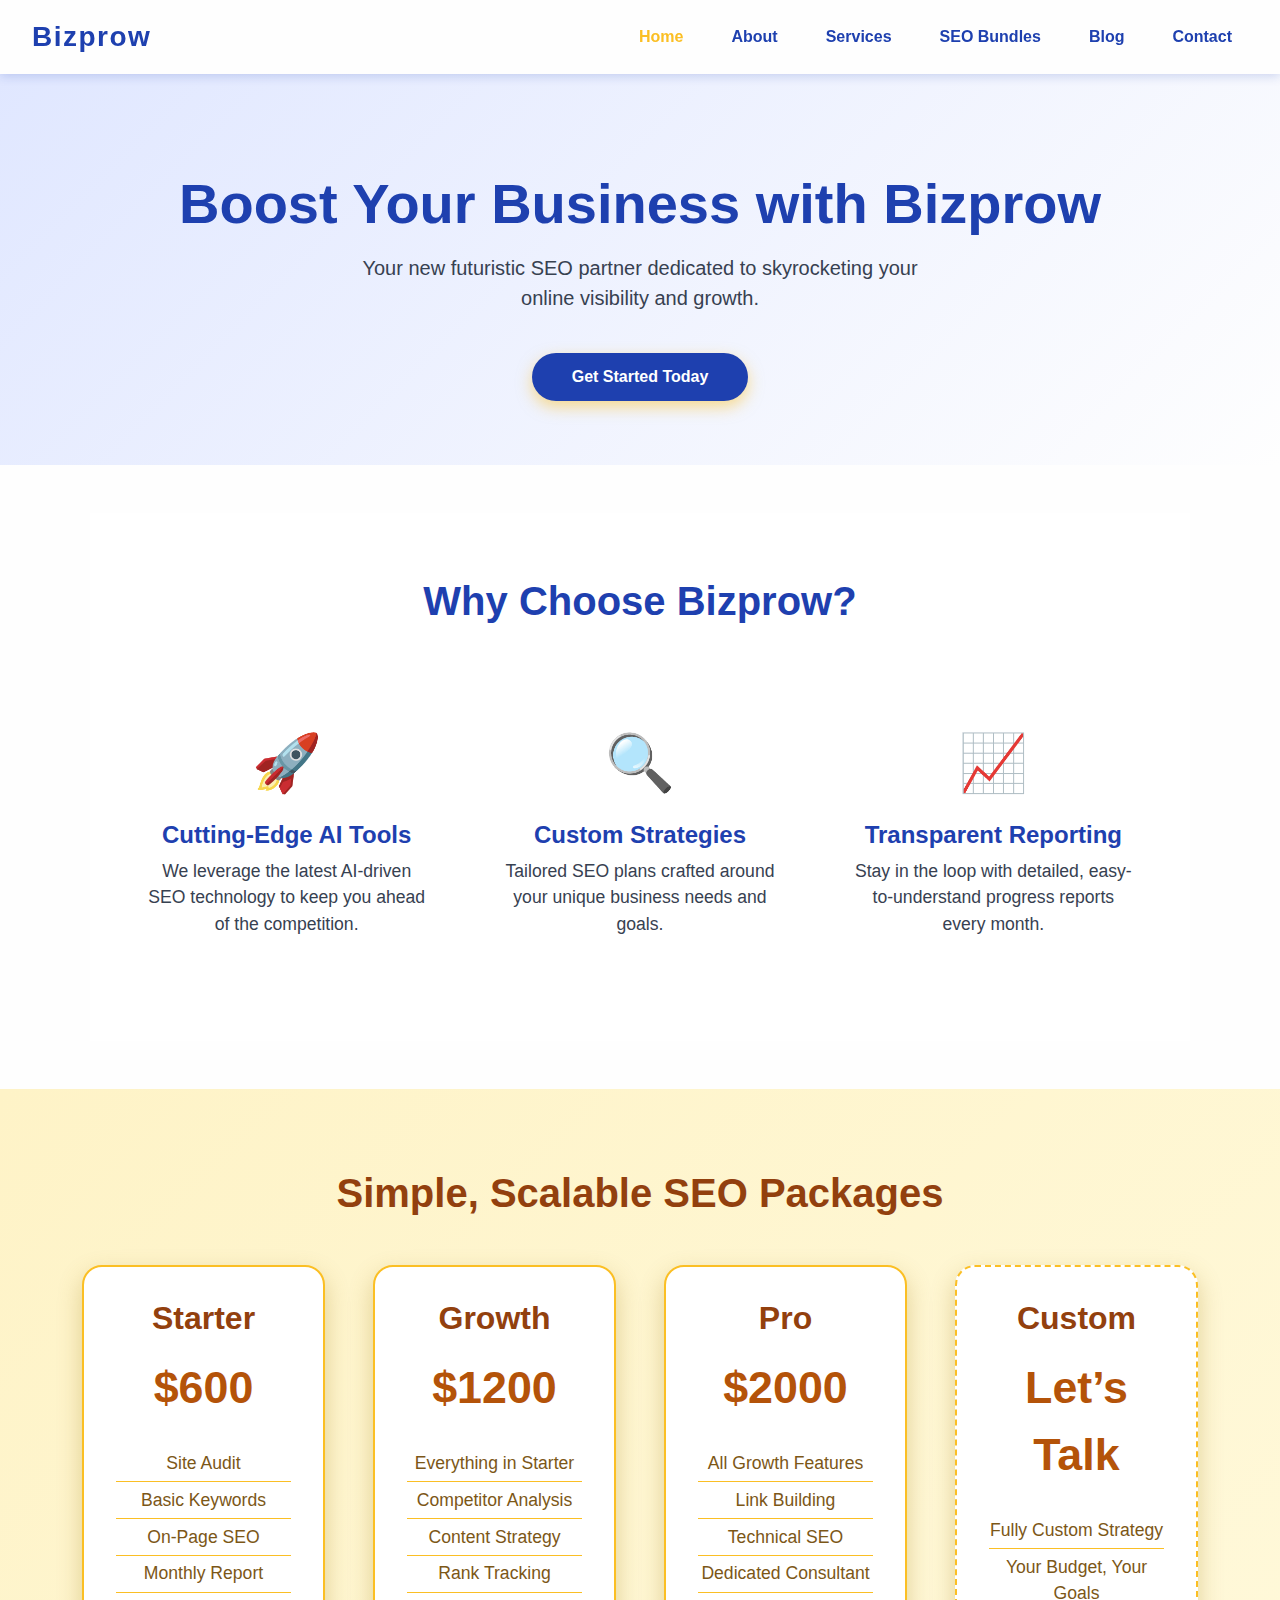
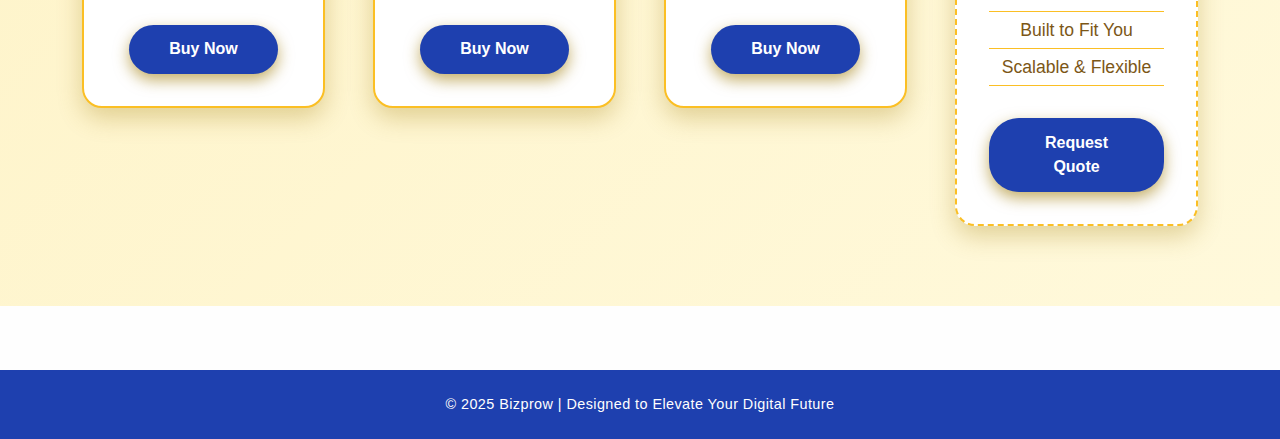
<file: index.html>
<!DOCTYPE html>
<html lang="en">
<head>
<!-- Google tag (gtag.js) -->
<script async src="https://www.googletagmanager.com/gtag/js?id=G-4BJF0KBE0K"></script>
<script>
  window.dataLayer = window.dataLayer || [];
  function gtag(){dataLayer.push(arguments);}
  gtag('js', new Date());

  gtag('config', 'G-4BJF0KBE0K');
</script>
  <meta charset="UTF-8" />
  <meta name="viewport" content="width=device-width, initial-scale=1" />
  <title>Bizprow | Future-Proof Your Online Presence</title>
  <link href="https://cdn.jsdelivr.net/npm/bootstrap@5.3.0/dist/css/bootstrap.min.css" rel="stylesheet" />
  <link rel="stylesheet" href="style.css" />
</head>
<body>
  <nav class="d-flex align-items-center justify-content-between">
    <a href="index.html" class="navbar-brand">Bizprow</a>
    <ul class="nav">
      <li class="nav-item"><a href="index.html" class="nav-link active">Home</a></li>
      <li class="nav-item"><a href="about.html" class="nav-link">About</a></li>
      <li class="nav-item"><a href="services.html" class="nav-link">Services</a></li>
      <li class="nav-item"><a href="bundles.html" class="nav-link">SEO Bundles</a></li>
      <li class="nav-item"><a href="blog.html" class="nav-link">Blog</a></li>
      <li class="nav-item"><a href="contact.html" class="nav-link">Contact</a></li>
    </ul>
  </nav>

  <section class="hero">
    <h1>Boost Your Business with Bizprow</h1>
    <p>Your new futuristic SEO partner dedicated to skyrocketing your online visibility and growth.</p>
    <a href="contact.html" class="btn btn-primary btn-hero">Get Started Today</a>
  </section>

  <section class="features container my-5">
    <h2>Why Choose Bizprow?</h2>
    <div class="row row-cols-1 row-cols-md-3 g-4 mt-3">
      <div class="col">
        <div class="feature-item p-4">
          <div class="feature-icon">🚀</div>
          <h3 class="feature-title">Cutting-Edge AI Tools</h3>
          <p class="feature-desc">We leverage the latest AI-driven SEO technology to keep you ahead of the competition.</p>
        </div>
      </div>
      <div class="col">
        <div class="feature-item p-4">
          <div class="feature-icon">🔍</div>
          <h3 class="feature-title">Custom Strategies</h3>
          <p class="feature-desc">Tailored SEO plans crafted around your unique business needs and goals.</p>
        </div>
      </div>
      <div class="col">
        <div class="feature-item p-4">
          <div class="feature-icon">📈</div>
          <h3 class="feature-title">Transparent Reporting</h3>
          <p class="feature-desc">Stay in the loop with detailed, easy-to-understand progress reports every month.</p>
        </div>
      </div>
    </div>
  </section>
<!-- Pricing Section (inside index.html) -->
<section class="packages">
  <h2>Simple, Scalable SEO Packages</h2>
  <div class="container">
    <div class="row row-cols-1 row-cols-md-4 g-5">
      <!-- Starter Bundle -->
      <div class="col">
        <div class="package-card text-center">
          <h3 class="package-title">Starter</h3>
          <p class="package-price">$600</p>
          <ul class="package-list">
            <li>Site Audit</li>
            <li>Basic Keywords</li>
            <li>On-Page SEO</li>
            <li>Monthly Report</li>
          </ul>
           <a href="contact.html" class="btn btn-buy" style="background-color: #1e40af;">Buy Now</a>
        </div>
      </div>

      <!-- Growth Bundle -->
      <div class="col">
        <div class="package-card text-center">
          <h3 class="package-title">Growth</h3>
          <p class="package-price">$1200</p>
          <ul class="package-list">
            <li>Everything in Starter</li>
            <li>Competitor Analysis</li>
            <li>Content Strategy</li>
            <li>Rank Tracking</li>
          </ul>
           <a href="contact.html" class="btn btn-buy" style="background-color: #1e40af;">Buy Now</a>
        </div>
      </div>

      <!-- Pro Bundle -->
      <div class="col">
        <div class="package-card text-center">
          <h3 class="package-title">Pro</h3>
          <p class="package-price">$2000</p>
          <ul class="package-list">
            <li>All Growth Features</li>
            <li>Link Building</li>
            <li>Technical SEO</li>
            <li>Dedicated Consultant</li>
          </ul>
           <a href="contact.html" class="btn btn-buy" style="background-color: #1e40af;">Buy Now</a>
        </div>
      </div>

      <!-- Custom Bundle -->
      <div class="col">
        <div class="package-card text-center" style="border: 2px dashed #fbbf24;">
          <h3 class="package-title">Custom</h3>
          <p class="package-price">Let’s Talk</p>
          <ul class="package-list">
            <li>Fully Custom Strategy</li>
            <li>Your Budget, Your Goals</li>
            <li>Built to Fit You</li>
            <li>Scalable & Flexible</li>
          </ul>
          <a href="contact.html" class="btn btn-buy" style="background-color: #1e40af;">Request Quote</a>
        </div>
      </div>
    </div>
  </div>
</section>

 
  <footer>
    &copy; 2025 Bizprow | Designed to Elevate Your Digital Future
  </footer>

  <script src="https://cdn.jsdelivr.net/npm/bootstrap@5.3.0/dist/js/bootstrap.bundle.min.js"></script>
</body>
</html>
</file>
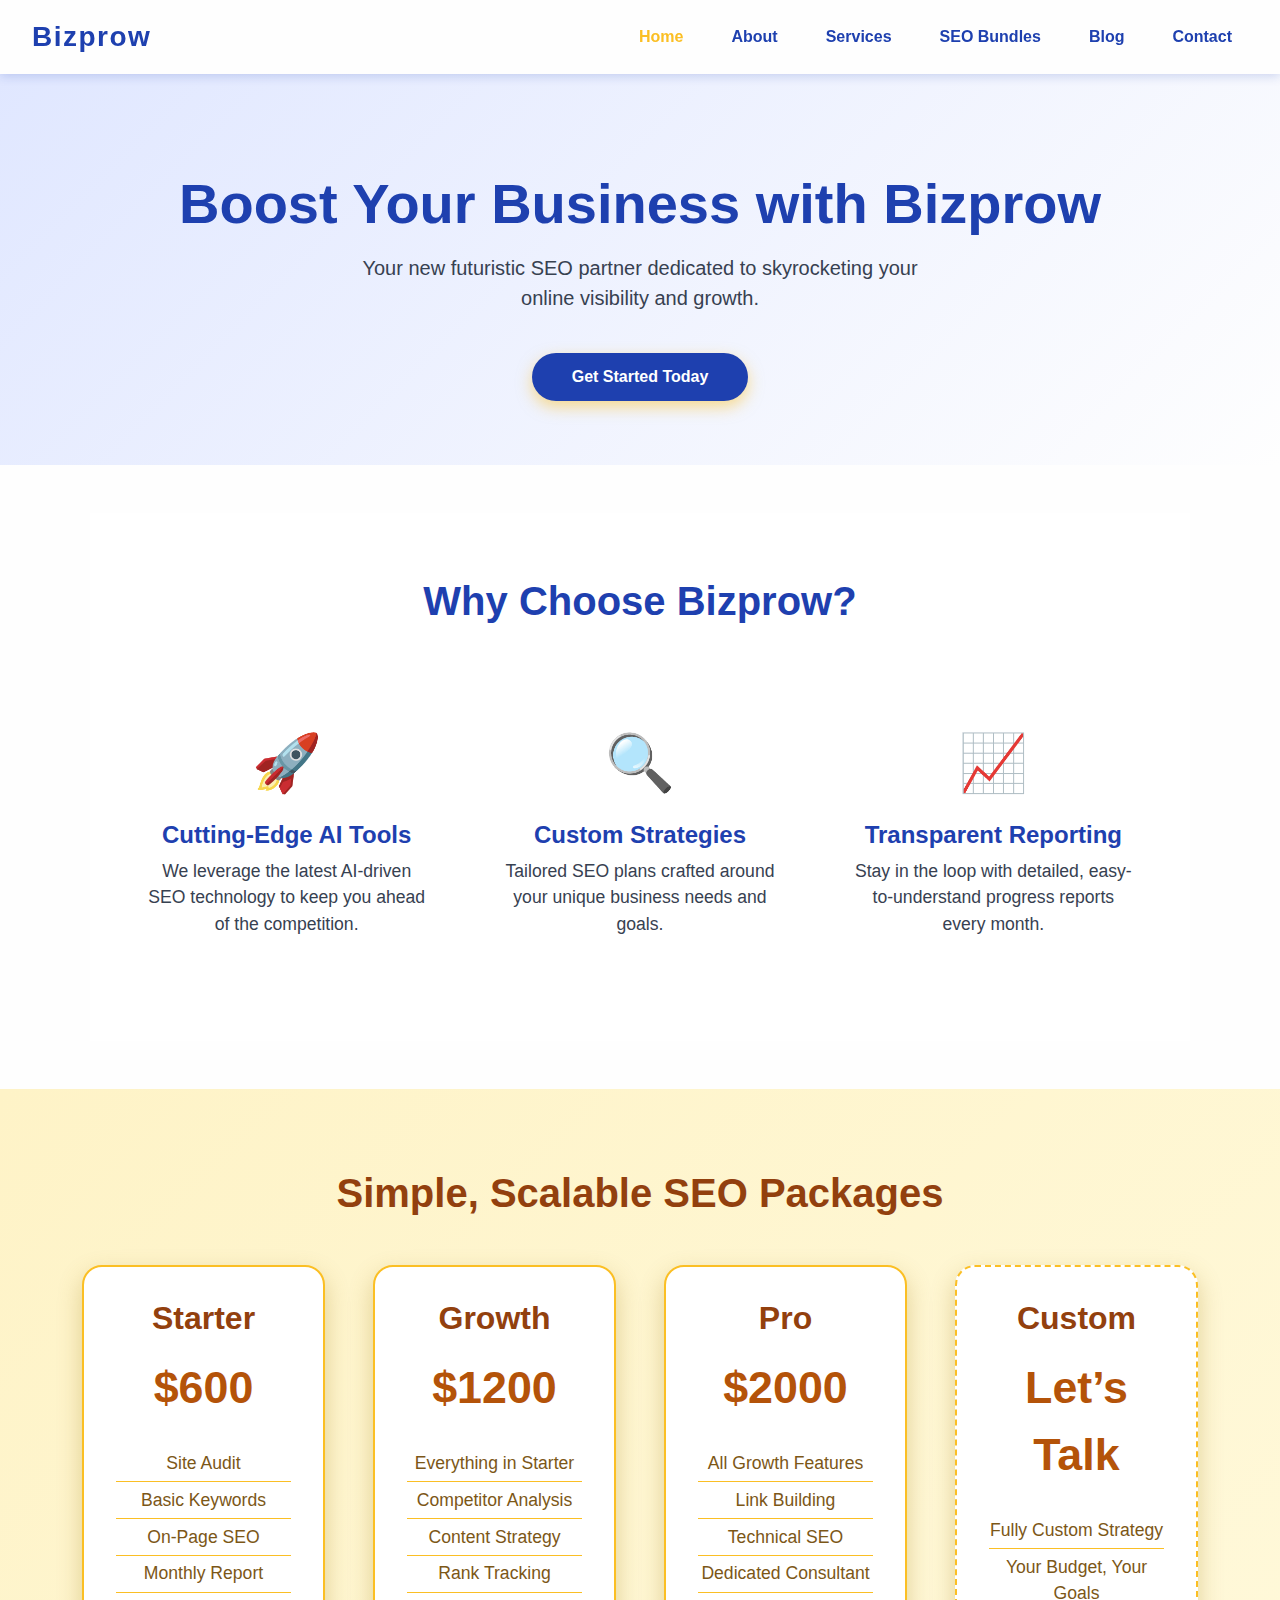
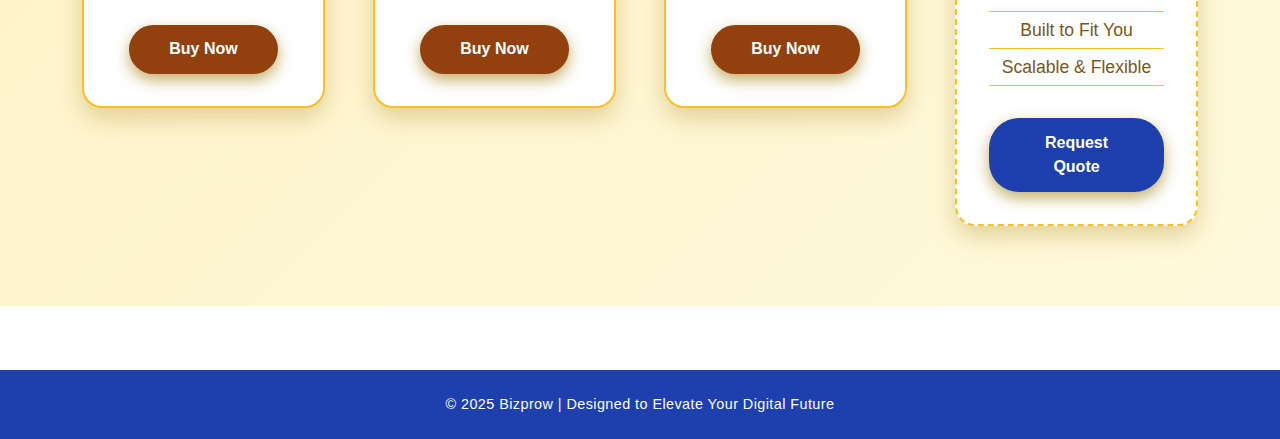
<file: v7/index.html>
<!DOCTYPE html>
<html lang="en">
<head>
  <meta charset="UTF-8" />
  <meta name="viewport" content="width=device-width, initial-scale=1" />
  <title>Bizprow | Future-Proof Your Online Presence</title>
  <link href="https://cdn.jsdelivr.net/npm/bootstrap@5.3.0/dist/css/bootstrap.min.css" rel="stylesheet" />
  <link rel="stylesheet" href="style.css" />
</head>
<body>
  <nav class="d-flex align-items-center justify-content-between">
    <a href="index.html" class="navbar-brand">Bizprow</a>
    <ul class="nav">
      <li class="nav-item"><a href="index.html" class="nav-link active">Home</a></li>
      <li class="nav-item"><a href="about.html" class="nav-link">About</a></li>
      <li class="nav-item"><a href="services.html" class="nav-link">Services</a></li>
      <li class="nav-item"><a href="bundles.html" class="nav-link">SEO Bundles</a></li>
      <li class="nav-item"><a href="blog.html" class="nav-link">Blog</a></li>
      <li class="nav-item"><a href="contact.html" class="nav-link">Contact</a></li>
    </ul>
  </nav>

  <section class="hero">
    <h1>Boost Your Business with Bizprow</h1>
    <p>Your new futuristic SEO partner dedicated to skyrocketing your online visibility and growth.</p>
    <a href="contact.html" class="btn btn-primary btn-hero">Get Started Today</a>
  </section>

  <section class="features container my-5">
    <h2>Why Choose Bizprow?</h2>
    <div class="row row-cols-1 row-cols-md-3 g-4 mt-3">
      <div class="col">
        <div class="feature-item p-4">
          <div class="feature-icon">🚀</div>
          <h3 class="feature-title">Cutting-Edge AI Tools</h3>
          <p class="feature-desc">We leverage the latest AI-driven SEO technology to keep you ahead of the competition.</p>
        </div>
      </div>
      <div class="col">
        <div class="feature-item p-4">
          <div class="feature-icon">🔍</div>
          <h3 class="feature-title">Custom Strategies</h3>
          <p class="feature-desc">Tailored SEO plans crafted around your unique business needs and goals.</p>
        </div>
      </div>
      <div class="col">
        <div class="feature-item p-4">
          <div class="feature-icon">📈</div>
          <h3 class="feature-title">Transparent Reporting</h3>
          <p class="feature-desc">Stay in the loop with detailed, easy-to-understand progress reports every month.</p>
        </div>
      </div>
    </div>
  </section>
<!-- Pricing Section (inside index.html) -->
<section class="packages">
  <h2>Simple, Scalable SEO Packages</h2>
  <div class="container">
    <div class="row row-cols-1 row-cols-md-4 g-5">
      <!-- Starter Bundle -->
      <div class="col">
        <div class="package-card text-center">
          <h3 class="package-title">Starter</h3>
          <p class="package-price">$600</p>
          <ul class="package-list">
            <li>Site Audit</li>
            <li>Basic Keywords</li>
            <li>On-Page SEO</li>
            <li>Monthly Report</li>
          </ul>
          <button class="btn btn-buy">Buy Now</button>
        </div>
      </div>

      <!-- Growth Bundle -->
      <div class="col">
        <div class="package-card text-center">
          <h3 class="package-title">Growth</h3>
          <p class="package-price">$1200</p>
          <ul class="package-list">
            <li>Everything in Starter</li>
            <li>Competitor Analysis</li>
            <li>Content Strategy</li>
            <li>Rank Tracking</li>
          </ul>
          <button class="btn btn-buy">Buy Now</button>
        </div>
      </div>

      <!-- Pro Bundle -->
      <div class="col">
        <div class="package-card text-center">
          <h3 class="package-title">Pro</h3>
          <p class="package-price">$2000</p>
          <ul class="package-list">
            <li>All Growth Features</li>
            <li>Link Building</li>
            <li>Technical SEO</li>
            <li>Dedicated Consultant</li>
          </ul>
          <button class="btn btn-buy">Buy Now</button>
        </div>
      </div>

      <!-- Custom Bundle -->
      <div class="col">
        <div class="package-card text-center" style="border: 2px dashed #fbbf24;">
          <h3 class="package-title">Custom</h3>
          <p class="package-price">Let’s Talk</p>
          <ul class="package-list">
            <li>Fully Custom Strategy</li>
            <li>Your Budget, Your Goals</li>
            <li>Built to Fit You</li>
            <li>Scalable & Flexible</li>
          </ul>
          <a href="contact.html" class="btn btn-buy" style="background-color: #1e40af;">Request Quote</a>
        </div>
      </div>
    </div>
  </div>
</section>

 
  <footer>
    &copy; 2025 Bizprow | Designed to Elevate Your Digital Future
  </footer>

  <script src="https://cdn.jsdelivr.net/npm/bootstrap@5.3.0/dist/js/bootstrap.bundle.min.js"></script>
</body>
</html>
</file>
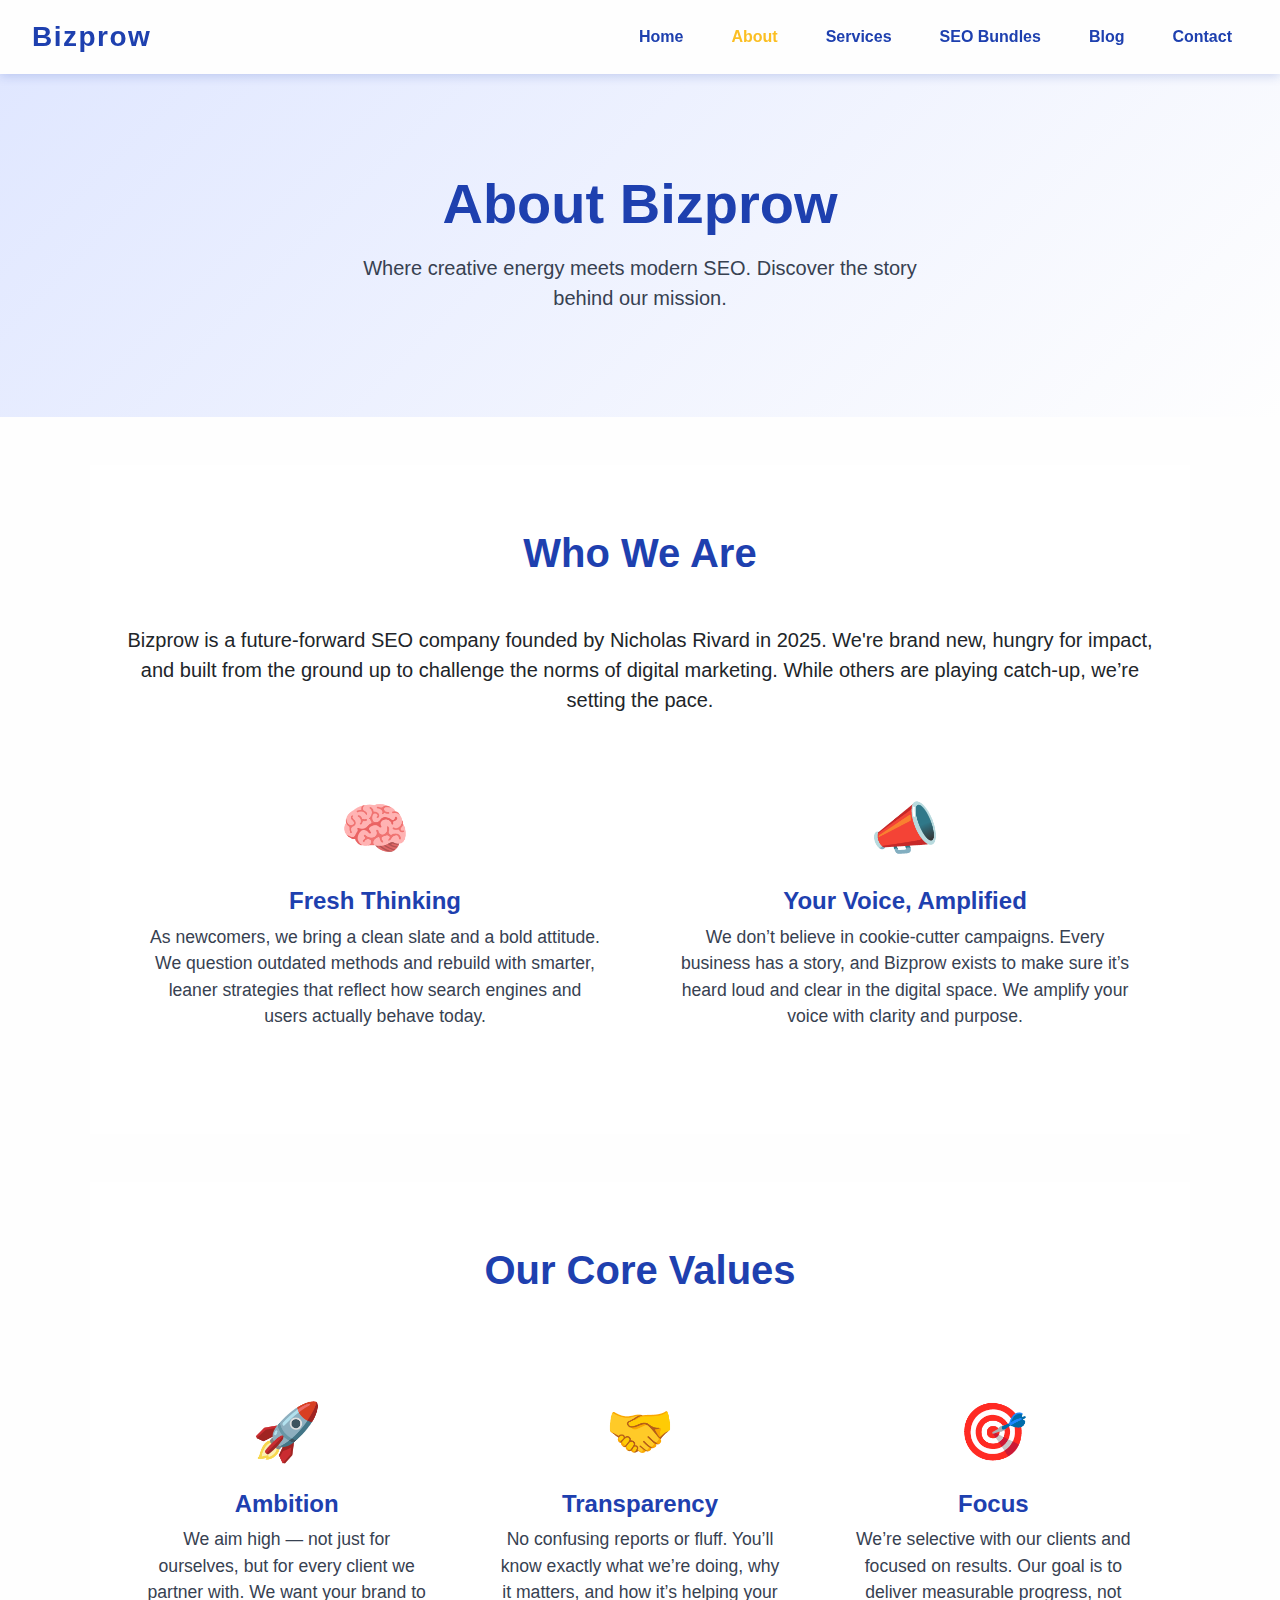
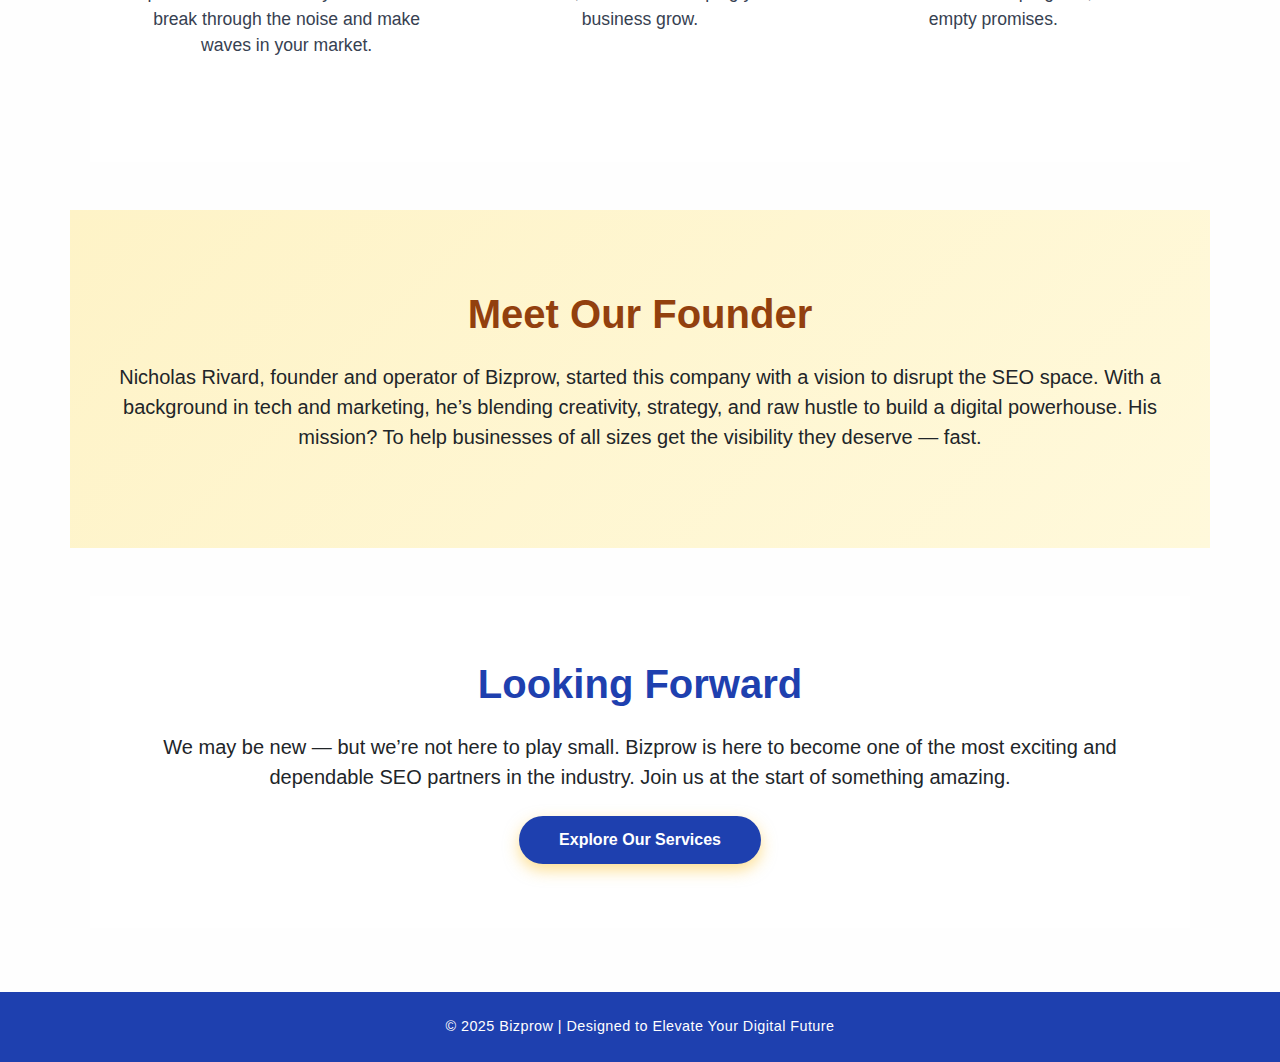
<file: about.html>
<!DOCTYPE html>
<html lang="en">
<head>
<!-- Google tag (gtag.js) -->
<script async src="https://www.googletagmanager.com/gtag/js?id=G-4BJF0KBE0K"></script>
<script>
  window.dataLayer = window.dataLayer || [];
  function gtag(){dataLayer.push(arguments);}
  gtag('js', new Date());

  gtag('config', 'G-4BJF0KBE0K');
</script>
  <meta charset="UTF-8" />
  <meta name="viewport" content="width=device-width, initial-scale=1" />
  <title>About Bizprow</title>
  <link href="https://cdn.jsdelivr.net/npm/bootstrap@5.3.0/dist/css/bootstrap.min.css" rel="stylesheet" />
  <link rel="stylesheet" href="style.css" />
</head>
<body>
  <nav class="d-flex align-items-center justify-content-between">
    <a href="index.html" class="navbar-brand">Bizprow</a>
    <ul class="nav">
      <li class="nav-item"><a href="index.html" class="nav-link">Home</a></li>
      <li class="nav-item"><a href="about.html" class="nav-link active">About</a></li>
      <li class="nav-item"><a href="services.html" class="nav-link">Services</a></li>
      <li class="nav-item"><a href="bundles.html" class="nav-link">SEO Bundles</a></li>
      <li class="nav-item"><a href="blog.html" class="nav-link">Blog</a></li>
      <li class="nav-item"><a href="contact.html" class="nav-link">Contact</a></li>
    </ul>
  </nav>

  <section class="hero">
    <h1>About Bizprow</h1>
    <p>Where creative energy meets modern SEO. Discover the story behind our mission.</p>
  </section>

  <section class="features container my-5">
    <h2>Who We Are</h2>
    <p class="lead text-center mb-5">Bizprow is a future-forward SEO company founded by Nicholas Rivard in 2025. We're brand new, hungry for impact, and built from the ground up to challenge the norms of digital marketing. While others are playing catch-up, we’re setting the pace.</p>

    <div class="row row-cols-1 row-cols-md-2 g-4">
      <div class="col">
        <div class="feature-item p-4 text-center">
          <div class="feature-icon">🧠</div>
          <h3 class="feature-title">Fresh Thinking</h3>
          <p class="feature-desc">As newcomers, we bring a clean slate and a bold attitude. We question outdated methods and rebuild with smarter, leaner strategies that reflect how search engines and users actually behave today.</p>
        </div>
      </div>
      <div class="col">
        <div class="feature-item p-4 text-center">
          <div class="feature-icon">📣</div>
          <h3 class="feature-title">Your Voice, Amplified</h3>
          <p class="feature-desc">We don’t believe in cookie-cutter campaigns. Every business has a story, and Bizprow exists to make sure it’s heard loud and clear in the digital space. We amplify your voice with clarity and purpose.</p>
        </div>
      </div>
    </div>
  </section>

  <section class="features container my-5">
    <h2>Our Core Values</h2>
    <div class="row row-cols-1 row-cols-md-3 g-4 mt-3">
      <div class="col">
        <div class="feature-item p-4 text-center">
          <div class="feature-icon">🚀</div>
          <h3 class="feature-title">Ambition</h3>
          <p class="feature-desc">We aim high — not just for ourselves, but for every client we partner with. We want your brand to break through the noise and make waves in your market.</p>
        </div>
      </div>
      <div class="col">
        <div class="feature-item p-4 text-center">
          <div class="feature-icon">🤝</div>
          <h3 class="feature-title">Transparency</h3>
          <p class="feature-desc">No confusing reports or fluff. You’ll know exactly what we’re doing, why it matters, and how it’s helping your business grow.</p>
        </div>
      </div>
      <div class="col">
        <div class="feature-item p-4 text-center">
          <div class="feature-icon">🎯</div>
          <h3 class="feature-title">Focus</h3>
          <p class="feature-desc">We’re selective with our clients and focused on results. Our goal is to deliver measurable progress, not empty promises.</p>
        </div>
      </div>
    </div>
  </section>

  <section class="packages container my-5">
    <h2 class="text-center mb-4">Meet Our Founder</h2>
    <p class="lead text-center">Nicholas Rivard, founder and operator of Bizprow, started this company with a vision to disrupt the SEO space. With a background in tech and marketing, he’s blending creativity, strategy, and raw hustle to build a digital powerhouse. His mission? To help businesses of all sizes get the visibility they deserve — fast.</p>
  </section>

  <section class="features container my-5">
    <h2 class="text-center mb-4">Looking Forward</h2>
    <p class="lead text-center">We may be new — but we’re not here to play small. Bizprow is here to become one of the most exciting and dependable SEO partners in the industry. Join us at the start of something amazing.</p>
    <div class="text-center mt-4">
      <a href="services.html" class="btn btn-primary btn-hero">Explore Our Services</a>
    </div>
  </section>

  <footer>
    &copy; 2025 Bizprow | Designed to Elevate Your Digital Future
  </footer>

  <script src="https://cdn.jsdelivr.net/npm/bootstrap@5.3.0/dist/js/bootstrap.bundle.min.js"></script>
</body>
</html>
</file>
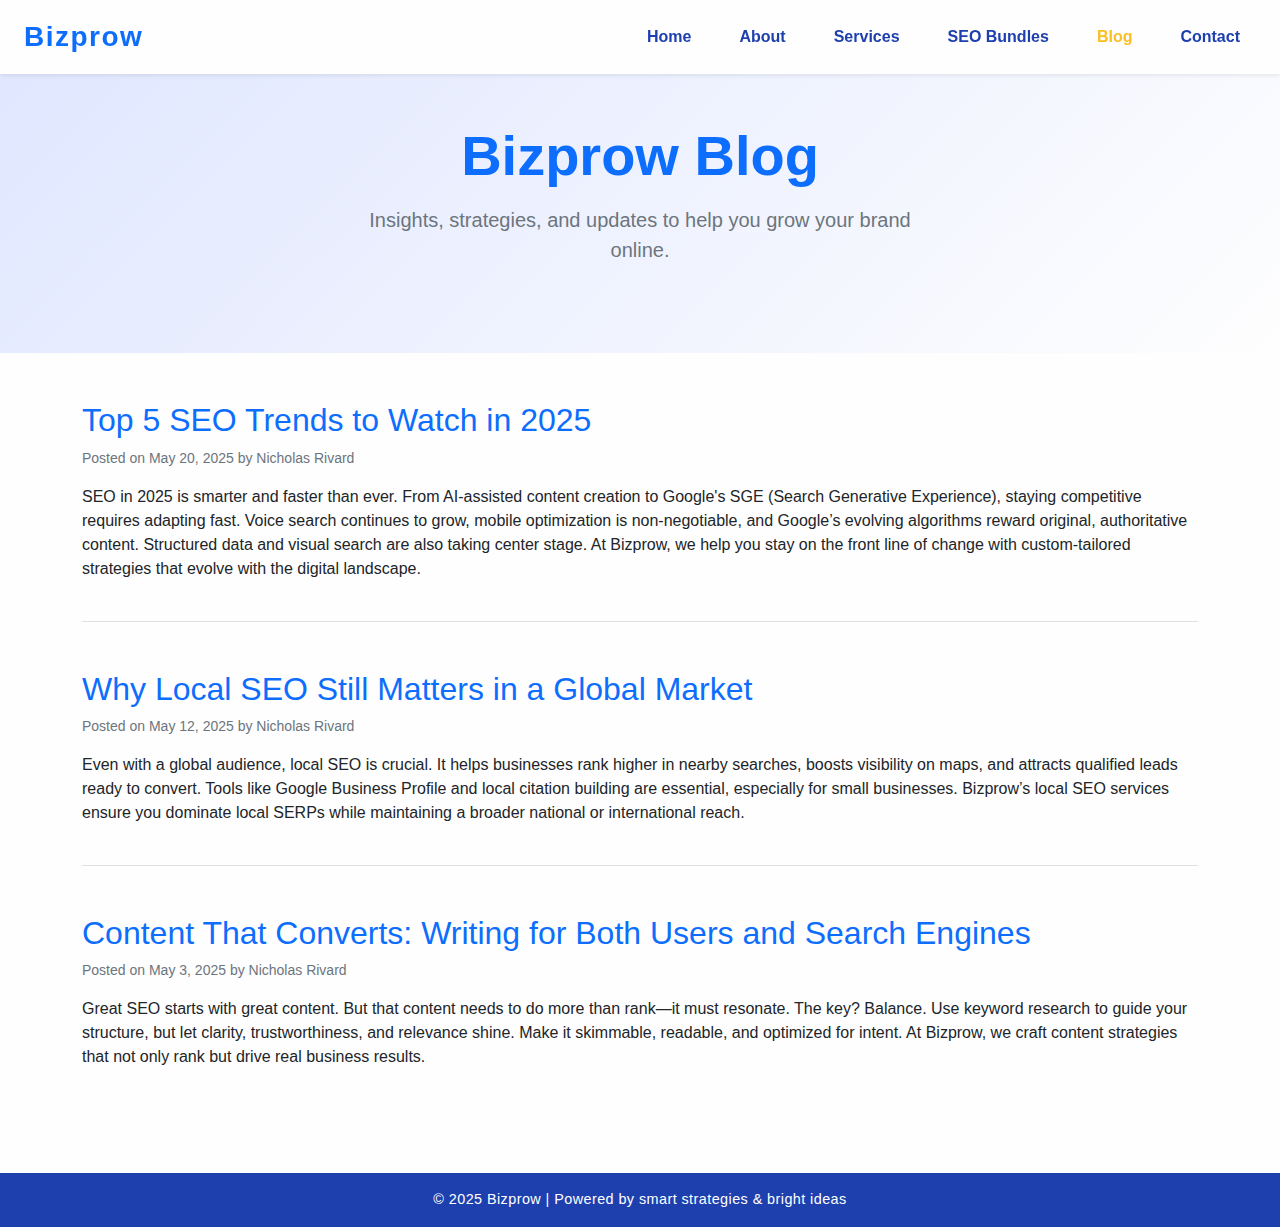
<file: blog.html>
<!DOCTYPE html>
<html lang="en">
<head>
<!-- Google tag (gtag.js) -->
<script async src="https://www.googletagmanager.com/gtag/js?id=G-4BJF0KBE0K"></script>
<script>
  window.dataLayer = window.dataLayer || [];
  function gtag(){dataLayer.push(arguments);}
  gtag('js', new Date());

  gtag('config', 'G-4BJF0KBE0K');
</script>
  <meta charset="UTF-8" />
  <meta name="viewport" content="width=device-width, initial-scale=1" />
  <title>Bizprow Blog | SEO Tips & Insights</title>
  <link href="https://cdn.jsdelivr.net/npm/bootstrap@5.3.0/dist/css/bootstrap.min.css" rel="stylesheet" />
  <link rel="stylesheet" href="style.css" />
</head>
<body>
  <nav class="d-flex align-items-center justify-content-between px-4 py-3 shadow-sm">
    <a href="index.html" class="navbar-brand fs-3 fw-bold text-primary">Bizprow</a>
    <ul class="nav">
      <li class="nav-item"><a href="index.html" class="nav-link">Home</a></li>
      <li class="nav-item"><a href="about.html" class="nav-link">About</a></li>
      <li class="nav-item"><a href="services.html" class="nav-link">Services</a></li>
      <li class="nav-item"><a href="bundles.html" class="nav-link">SEO Bundles</a></li>
      <li class="nav-item"><a href="blog.html" class="nav-link active">Blog</a></li>
      <li class="nav-item"><a href="contact.html" class="nav-link">Contact</a></li>
    </ul>
  </nav>

  <section class="hero text-center py-5" style="background: linear-gradient(135deg, #e0e7ff, #fefefe);">
    <h1 class="display-4 fw-bold text-primary">Bizprow Blog</h1>
    <p class="lead text-secondary">Insights, strategies, and updates to help you grow your brand online.</p>
  </section>

  <section class="container my-5">
    <article class="mb-5 pb-4 border-bottom">
      <h2 class="text-primary">Top 5 SEO Trends to Watch in 2025</h2>
      <p class="text-secondary small">Posted on May 20, 2025 by Nicholas Rivard</p>
      <p>SEO in 2025 is smarter and faster than ever. From AI-assisted content creation to Google's SGE (Search Generative Experience), staying competitive requires adapting fast. Voice search continues to grow, mobile optimization is non-negotiable, and Google’s evolving algorithms reward original, authoritative content. Structured data and visual search are also taking center stage. At Bizprow, we help you stay on the front line of change with custom-tailored strategies that evolve with the digital landscape.</p>
    </article>

    <article class="mb-5 pb-4 border-bottom">
      <h2 class="text-primary">Why Local SEO Still Matters in a Global Market</h2>
      <p class="text-secondary small">Posted on May 12, 2025 by Nicholas Rivard</p>
      <p>Even with a global audience, local SEO is crucial. It helps businesses rank higher in nearby searches, boosts visibility on maps, and attracts qualified leads ready to convert. Tools like Google Business Profile and local citation building are essential, especially for small businesses. Bizprow’s local SEO services ensure you dominate local SERPs while maintaining a broader national or international reach.</p>
    </article>

    <article class="mb-5 pb-4">
      <h2 class="text-primary">Content That Converts: Writing for Both Users and Search Engines</h2>
      <p class="text-secondary small">Posted on May 3, 2025 by Nicholas Rivard</p>
      <p>Great SEO starts with great content. But that content needs to do more than rank—it must resonate. The key? Balance. Use keyword research to guide your structure, but let clarity, trustworthiness, and relevance shine. Make it skimmable, readable, and optimized for intent. At Bizprow, we craft content strategies that not only rank but drive real business results.</p>
    </article>
  </section>

  <footer class="text-center text-white py-3" style="background-color: #1e40af;">
    &copy; 2025 Bizprow | Powered by smart strategies & bright ideas
  </footer>

  <script src="https://cdn.jsdelivr.net/npm/bootstrap@5.3.0/dist/js/bootstrap.bundle.min.js"></script>
</body>
</html>
</file>
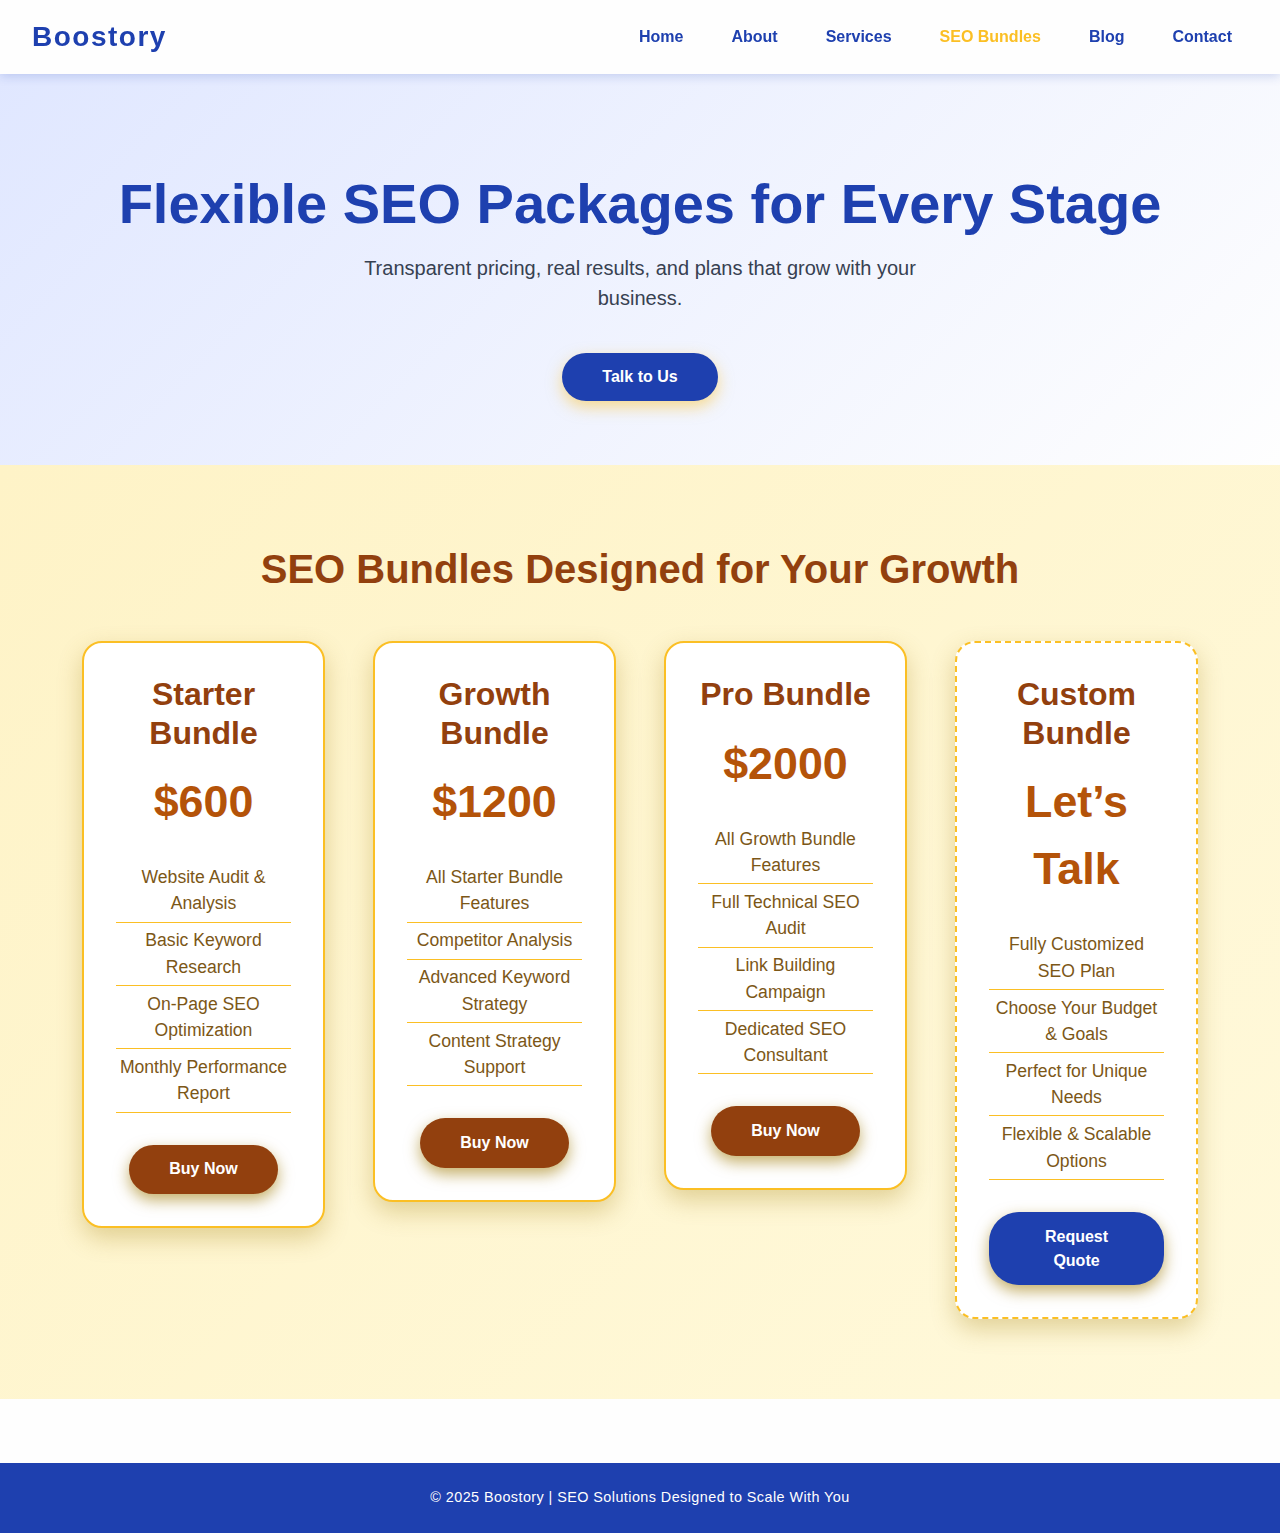
<file: bundles.html>
<!DOCTYPE html>
<html lang="en">
<head>
<!-- Google tag (gtag.js) -->
<script async src="https://www.googletagmanager.com/gtag/js?id=G-4BJF0KBE0K"></script>
<script>
  window.dataLayer = window.dataLayer || [];
  function gtag(){dataLayer.push(arguments);}
  gtag('js', new Date());

  gtag('config', 'G-4BJF0KBE0K');
</script>
  <meta charset="UTF-8" />
  <meta name="viewport" content="width=device-width, initial-scale=1" />
  <title>Bizprow | SEO Bundles</title>
  <link href="https://cdn.jsdelivr.net/npm/bootstrap@5.3.0/dist/css/bootstrap.min.css" rel="stylesheet" />
  <link rel="stylesheet" href="style.css" />
</head>
<body>
  <!-- Navbar -->
  <nav class="d-flex align-items-center justify-content-between">
    <a href="index.html" class="navbar-brand">Boostory</a>
    <ul class="nav">
      <li class="nav-item"><a href="index.html" class="nav-link">Home</a></li>
      <li class="nav-item"><a href="about.html" class="nav-link">About</a></li>
      <li class="nav-item"><a href="services.html" class="nav-link">Services</a></li>
      <li class="nav-item"><a href="bundles.html" class="nav-link active">SEO Bundles</a></li>
      <li class="nav-item"><a href="blog.html" class="nav-link">Blog</a></li>
      <li class="nav-item"><a href="contact.html" class="nav-link">Contact</a></li>
    </ul>
  </nav>

  <!-- Hero -->
  <section class="hero">
    <h1>Flexible SEO Packages for Every Stage</h1>
    <p>Transparent pricing, real results, and plans that grow with your business.</p>
    <a href="contact.html" class="btn btn-primary btn-hero">Talk to Us</a>
  </section>

  <!-- Bundles -->
  <section class="packages">
    <h2>SEO Bundles Designed for Your Growth</h2>
    <div class="container">
      <div class="row row-cols-1 row-cols-md-4 g-5">
        <!-- Starter Bundle -->
        <div class="col">
          <div class="package-card text-center">
            <h3 class="package-title">Starter Bundle</h3>
            <p class="package-price">$600</p>
            <ul class="package-list">
              <li>Website Audit & Analysis</li>
              <li>Basic Keyword Research</li>
              <li>On-Page SEO Optimization</li>
              <li>Monthly Performance Report</li>
            </ul>
            <button class="btn btn-buy">Buy Now</button>
          </div>
        </div>

        <!-- Growth Bundle -->
        <div class="col">
          <div class="package-card text-center">
            <h3 class="package-title">Growth Bundle</h3>
            <p class="package-price">$1200</p>
            <ul class="package-list">
              <li>All Starter Bundle Features</li>
              <li>Competitor Analysis</li>
              <li>Advanced Keyword Strategy</li>
              <li>Content Strategy Support</li>
            </ul>
            <button class="btn btn-buy">Buy Now</button>
          </div>
        </div>

        <!-- Pro Bundle -->
        <div class="col">
          <div class="package-card text-center">
            <h3 class="package-title">Pro Bundle</h3>
            <p class="package-price">$2000</p>
            <ul class="package-list">
              <li>All Growth Bundle Features</li>
              <li>Full Technical SEO Audit</li>
              <li>Link Building Campaign</li>
              <li>Dedicated SEO Consultant</li>
            </ul>
            <button class="btn btn-buy">Buy Now</button>
          </div>
        </div>

        <!-- Custom Bundle -->
        <div class="col">
          <div class="package-card text-center" style="border: 2px dashed #fbbf24;">
            <h3 class="package-title">Custom Bundle</h3>
            <p class="package-price">Let’s Talk</p>
            <ul class="package-list">
              <li>Fully Customized SEO Plan</li>
              <li>Choose Your Budget & Goals</li>
              <li>Perfect for Unique Needs</li>
              <li>Flexible & Scalable Options</li>
            </ul>
            <a href="contact.html" class="btn btn-buy" style="background-color: #1e40af;">Request Quote</a>
          </div>
        </div>
      </div>
    </div>
  </section>

  <!-- Footer -->
  <footer>
    &copy; 2025 Boostory | SEO Solutions Designed to Scale With You
  </footer>

  <script src="https://cdn.jsdelivr.net/npm/bootstrap@5.3.0/dist/js/bootstrap.bundle.min.js"></script>
</body>
</html>
</file>
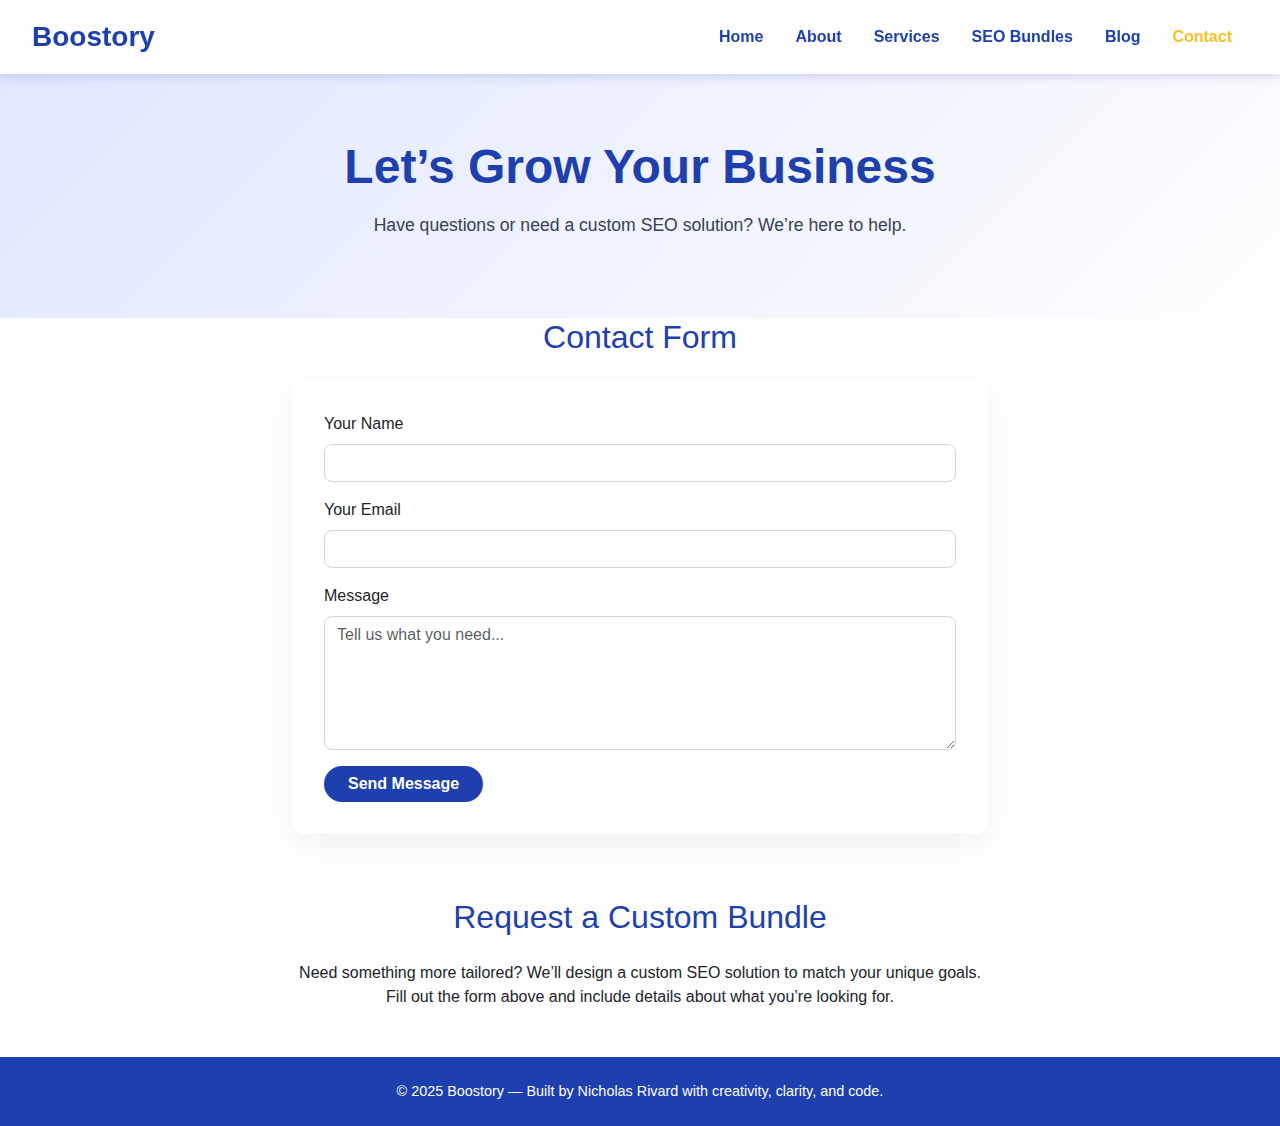
<file: contact.html>
<!DOCTYPE html>
<html lang="en">
<head>
<!-- Google tag (gtag.js) -->
<script async src="https://www.googletagmanager.com/gtag/js?id=G-4BJF0KBE0K"></script>
<script>
  window.dataLayer = window.dataLayer || [];
  function gtag(){dataLayer.push(arguments);}
  gtag('js', new Date());

  gtag('config', 'G-4BJF0KBE0K');
</script>
  <meta charset="UTF-8" />
  <meta name="viewport" content="width=device-width, initial-scale=1" />
  <title>Bizprow | Contact Us</title>
  <link href="https://cdn.jsdelivr.net/npm/bootstrap@5.3.0/dist/css/bootstrap.min.css" rel="stylesheet" />
  <style>
    html {
      scroll-behavior: smooth;
    }
    body {
      background: #fefefe;
      font-family: 'Segoe UI', Tahoma, Geneva, Verdana, sans-serif;
      color: #212529;
    }
    .brand-primary { color: #1e40af; }
    .brand-accent { color: #fbbf24; }
    .bg-accent { background: #fbbf24; }
    .btn-primary {
      background-color: #1e40af;
      border: none;
      transition: background-color 0.3s ease;
    }
    .btn-primary:hover {
      background-color: #3b82f6;
    }
    nav {
      background: #fefefe;
      box-shadow: 0 2px 10px rgb(30 64 175 / 0.2);
      padding: 1rem 2rem;
      position: sticky;
      top: 0;
      z-index: 1030;
    }
    .navbar-brand {
      font-weight: 700;
      font-size: 1.75rem;
      color: #1e40af;
    }
    .nav-link {
      font-weight: 600;
      color: #1e40af;
      transition: color 0.3s ease;
    }
    .nav-link:hover, .nav-link.active {
      color: #fbbf24;
    }
    .hero {
      background: linear-gradient(135deg, #e0e7ff 0%, #fefefe 100%);
      padding: 4rem 2rem;
      text-align: center;
    }
    .hero h1 {
      font-weight: 800;
      font-size: 3rem;
      color: #1e40af;
      margin-bottom: 1rem;
    }
    .hero p {
      font-size: 1.1rem;
      color: #374151;
    }
    form {
      background: #fff;
      padding: 2rem;
      border-radius: 12px;
      box-shadow: 0 10px 30px rgba(0,0,0,0.05);
      margin-bottom: 4rem;
    }
    form .form-control {
      border-radius: 8px;
      box-shadow: none;
      border-color: #d1d5db;
    }
    form .btn {
      border-radius: 30px;
      font-weight: bold;
    }
    footer {
      background: #1e40af;
      color: #fefefe;
      text-align: center;
      padding: 1.5rem 2rem;
      font-size: 0.9rem;
      margin-top: 3rem;
    }
  </style>
</head>
<body>
  <nav class="d-flex align-items-center justify-content-between">
    <a href="index.html" class="navbar-brand">Boostory</a>
    <ul class="nav">
      <li class="nav-item"><a href="index.html" class="nav-link">Home</a></li>
      <li class="nav-item"><a href="about.html" class="nav-link">About</a></li>
      <li class="nav-item"><a href="services.html" class="nav-link">Services</a></li>
      <li class="nav-item"><a href="bundles.html" class="nav-link">SEO Bundles</a></li>
      <li class="nav-item"><a href="blog.html" class="nav-link">Blog</a></li>
      <li class="nav-item"><a href="contact.html" class="nav-link active">Contact</a></li>
    </ul>
  </nav>

  <section class="hero">
    <h1>Let’s Grow Your Business</h1>
    <p>Have questions or need a custom SEO solution? We’re here to help.</p>
  </section>

  <section class="container" style="max-width: 720px;">
    <h2 class="mb-4 text-center brand-primary">Contact Form</h2>
    <form action="https://formspree.io/f/mvgrqzdj" method="POST" onsubmit="redirectThankYou(event)">
      <div class="mb-3">
        <label for="name" class="form-label">Your Name</label>
        <input type="text" name="name" id="name" class="form-control" required />
      </div>
      <div class="mb-3">
        <label for="email" class="form-label">Your Email</label>
        <input type="email" name="email" id="email" class="form-control" required />
      </div>
      <div class="mb-3">
        <label for="message" class="form-label">Message</label>
        <textarea name="message" id="message" rows="5" class="form-control" placeholder="Tell us what you need..." required></textarea>
      </div>
      <button type="submit" class="btn btn-primary px-4">Send Message</button>
    </form>
  </section>

  <section id="custom-request" class="container mt-5 mb-5" style="max-width: 720px;">
    <h2 class="text-center brand-primary mb-4">Request a Custom Bundle</h2>
    <p class="text-center mb-4">Need something more tailored? We’ll design a custom SEO solution to match your unique goals. Fill out the form above and include details about what you’re looking for.</p>
  </section>

  <footer>
    &copy; 2025 Boostory — Built by Nicholas Rivard with creativity, clarity, and code.
  </footer>

  <script>
    function redirectThankYou(event) {
      event.preventDefault();
      const form = event.target;

      // Simulate a short delay then redirect
      setTimeout(() => {
        window.location.href = 'thank-you.html';
      }, 1000);

      form.submit();
    }
  </script>
</body>
</html>
</file>
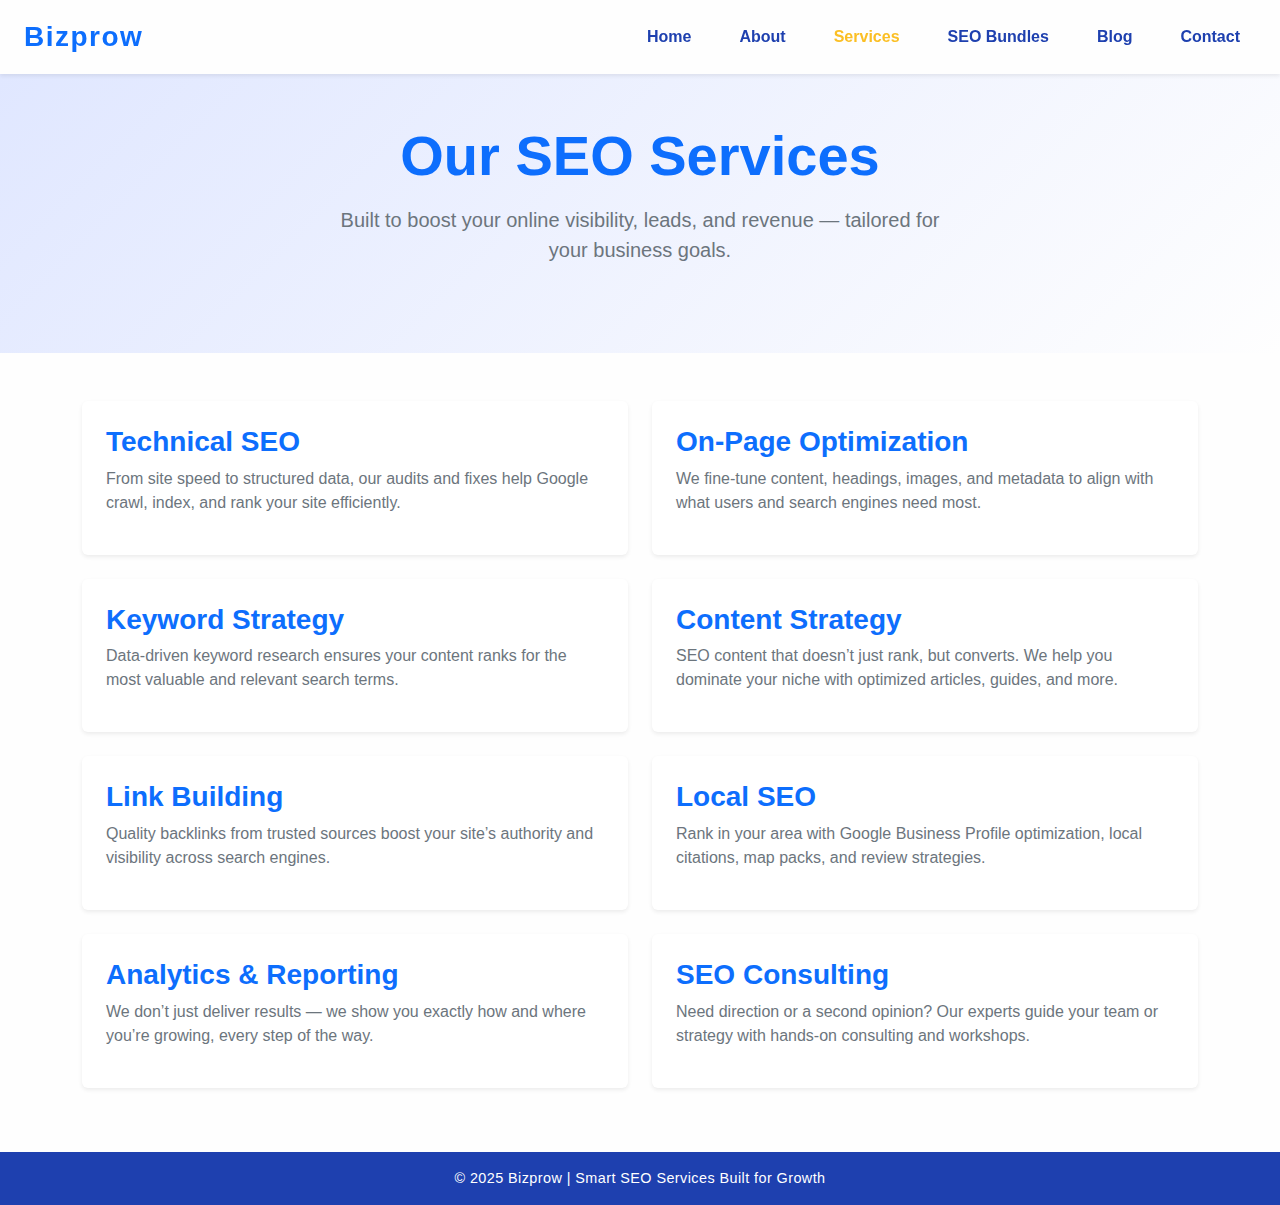
<file: services.html>
<!DOCTYPE html>
<html lang="en">
<head>
<!-- Google tag (gtag.js) -->
<script async src="https://www.googletagmanager.com/gtag/js?id=G-4BJF0KBE0K"></script>
<script>
  window.dataLayer = window.dataLayer || [];
  function gtag(){dataLayer.push(arguments);}
  gtag('js', new Date());

  gtag('config', 'G-4BJF0KBE0K');
</script>
  <meta charset="UTF-8" />
  <meta name="viewport" content="width=device-width, initial-scale=1" />
  <title>Bizprow | SEO Services</title>
  <link href="https://cdn.jsdelivr.net/npm/bootstrap@5.3.0/dist/css/bootstrap.min.css" rel="stylesheet" />
  <link rel="stylesheet" href="style.css" />
</head>
<body>
  <nav class="d-flex align-items-center justify-content-between px-4 py-3 shadow-sm">
    <a href="index.html" class="navbar-brand fs-3 fw-bold text-primary">Bizprow</a>
    <ul class="nav">
      <li class="nav-item"><a href="index.html" class="nav-link">Home</a></li>
      <li class="nav-item"><a href="about.html" class="nav-link">About</a></li>
      <li class="nav-item"><a href="services.html" class="nav-link active">Services</a></li>
      <li class="nav-item"><a href="bundles.html" class="nav-link">SEO Bundles</a></li>
      <li class="nav-item"><a href="blog.html" class="nav-link">Blog</a></li>
      <li class="nav-item"><a href="contact.html" class="nav-link">Contact</a></li>
    </ul>
  </nav>

  <section class="hero text-center py-5" style="background: linear-gradient(135deg, #e0e7ff, #fefefe);">
    <h1 class="display-4 fw-bold text-primary">Our SEO Services</h1>
    <p class="lead text-secondary">Built to boost your online visibility, leads, and revenue — tailored for your business goals.</p>
  </section>

  <section class="container my-5">
    <div class="row row-cols-1 row-cols-md-2 g-4">
      <div class="col">
        <div class="p-4 shadow-sm rounded bg-white h-100">
          <h3 class="text-primary fw-bold">Technical SEO</h3>
          <p class="text-secondary">From site speed to structured data, our audits and fixes help Google crawl, index, and rank your site efficiently.</p>
        </div>
      </div>
      <div class="col">
        <div class="p-4 shadow-sm rounded bg-white h-100">
          <h3 class="text-primary fw-bold">On-Page Optimization</h3>
          <p class="text-secondary">We fine-tune content, headings, images, and metadata to align with what users and search engines need most.</p>
        </div>
      </div>
      <div class="col">
        <div class="p-4 shadow-sm rounded bg-white h-100">
          <h3 class="text-primary fw-bold">Keyword Strategy</h3>
          <p class="text-secondary">Data-driven keyword research ensures your content ranks for the most valuable and relevant search terms.</p>
        </div>
      </div>
      <div class="col">
        <div class="p-4 shadow-sm rounded bg-white h-100">
          <h3 class="text-primary fw-bold">Content Strategy</h3>
          <p class="text-secondary">SEO content that doesn’t just rank, but converts. We help you dominate your niche with optimized articles, guides, and more.</p>
        </div>
      </div>
      <div class="col">
        <div class="p-4 shadow-sm rounded bg-white h-100">
          <h3 class="text-primary fw-bold">Link Building</h3>
          <p class="text-secondary">Quality backlinks from trusted sources boost your site’s authority and visibility across search engines.</p>
        </div>
      </div>
      <div class="col">
        <div class="p-4 shadow-sm rounded bg-white h-100">
          <h3 class="text-primary fw-bold">Local SEO</h3>
          <p class="text-secondary">Rank in your area with Google Business Profile optimization, local citations, map packs, and review strategies.</p>
        </div>
      </div>
      <div class="col">
        <div class="p-4 shadow-sm rounded bg-white h-100">
          <h3 class="text-primary fw-bold">Analytics & Reporting</h3>
          <p class="text-secondary">We don’t just deliver results — we show you exactly how and where you’re growing, every step of the way.</p>
        </div>
      </div>
      <div class="col">
        <div class="p-4 shadow-sm rounded bg-white h-100">
          <h3 class="text-primary fw-bold">SEO Consulting</h3>
          <p class="text-secondary">Need direction or a second opinion? Our experts guide your team or strategy with hands-on consulting and workshops.</p>
        </div>
      </div>
    </div>
  </section>

  <footer class="text-center text-white py-3" style="background-color: #1e40af;">
    &copy; 2025 Bizprow | Smart SEO Services Built for Growth
  </footer>

  <script src="https://cdn.jsdelivr.net/npm/bootstrap@5.3.0/dist/js/bootstrap.bundle.min.js"></script>
</body>
</html>
</file>
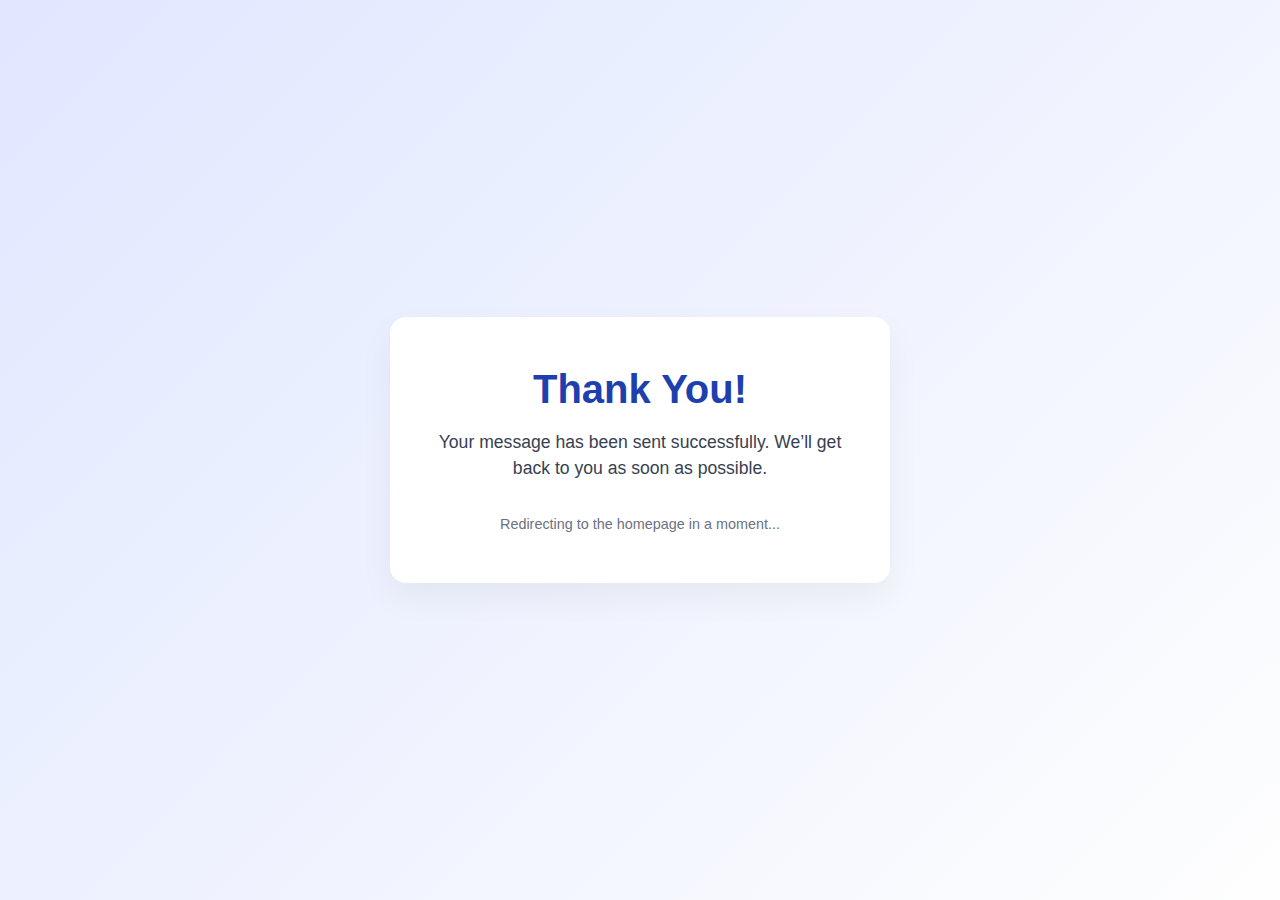
<file: thank you.html>
<!DOCTYPE html>
<html lang="en">
<head>
<!-- Google tag (gtag.js) -->
<script async src="https://www.googletagmanager.com/gtag/js?id=G-4BJF0KBE0K"></script>
<script>
  window.dataLayer = window.dataLayer || [];
  function gtag(){dataLayer.push(arguments);}
  gtag('js', new Date());

  gtag('config', 'G-4BJF0KBE0K');
</script>
  <meta charset="UTF-8" />
  <meta name="viewport" content="width=device-width, initial-scale=1" />
  <title>Thank You | Boostory</title>
  <link href="https://cdn.jsdelivr.net/npm/bootstrap@5.3.0/dist/css/bootstrap.min.css" rel="stylesheet" />
  <style>
    body {
      background: linear-gradient(135deg, #e0e7ff 0%, #fefefe 100%);
      font-family: 'Segoe UI', Tahoma, Geneva, Verdana, sans-serif;
      color: #1e40af;
      display: flex;
      align-items: center;
      justify-content: center;
      height: 100vh;
      margin: 0;
      text-align: center;
    }
    .message-box {
      background: white;
      padding: 3rem 2rem;
      border-radius: 16px;
      box-shadow: 0 15px 35px rgba(0, 0, 0, 0.05);
      max-width: 500px;
      animation: fadeIn 1s ease-in-out;
    }
    h1 {
      font-size: 2.5rem;
      font-weight: 800;
      color: #1e40af;
    }
    p {
      font-size: 1.1rem;
      margin-top: 1rem;
      color: #374151;
    }
    .redirecting {
      margin-top: 2rem;
      font-size: 0.9rem;
      color: #6b7280;
    }
    @keyframes fadeIn {
      from { opacity: 0; transform: translateY(20px); }
      to { opacity: 1; transform: translateY(0); }
    }
  </style>
</head>
<body>
  <div class="message-box">
    <h1>Thank You!</h1>
    <p>Your message has been sent successfully. We’ll get back to you as soon as possible.</p>
    <div class="redirecting">Redirecting to the homepage in a moment...</div>
  </div>

  <script>
    setTimeout(() => {
      window.location.href = "index.html";
    }, 4000); // 4-second delay
  </script>
</body>
</html>
</file>
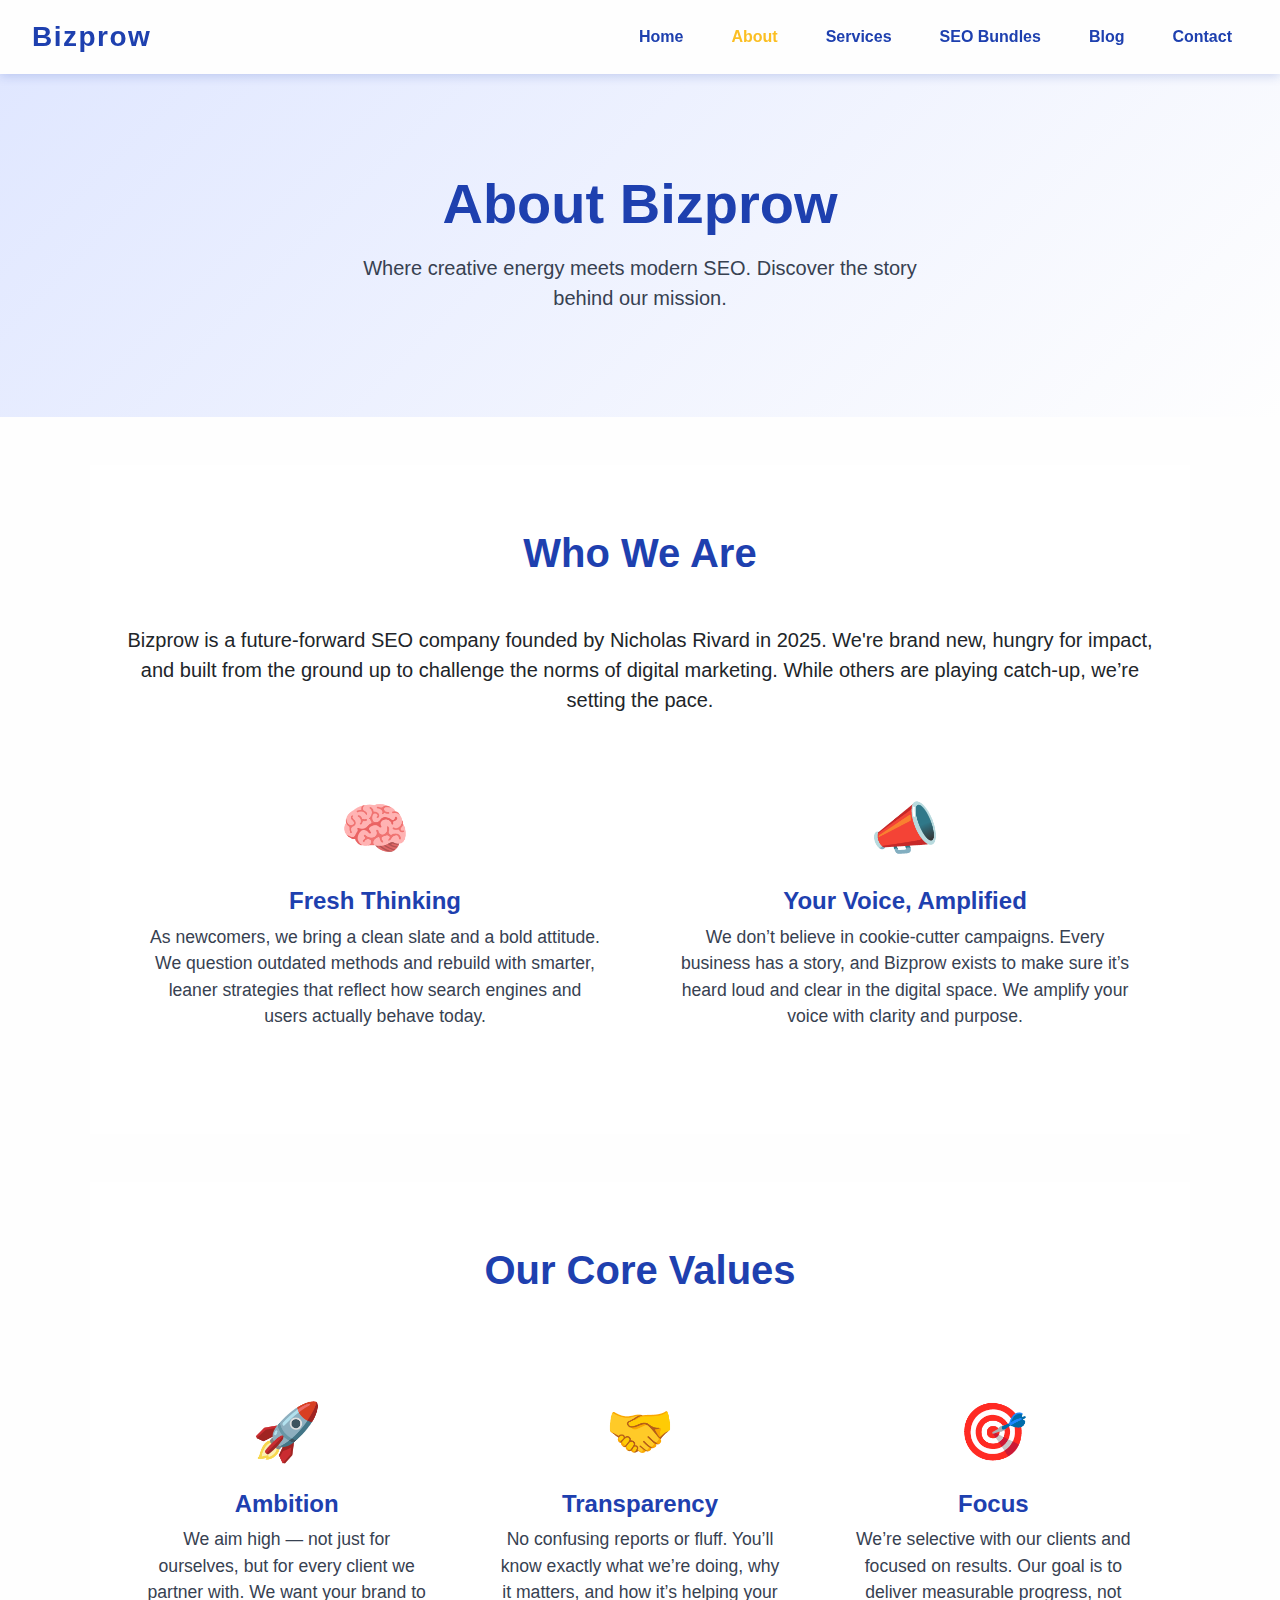
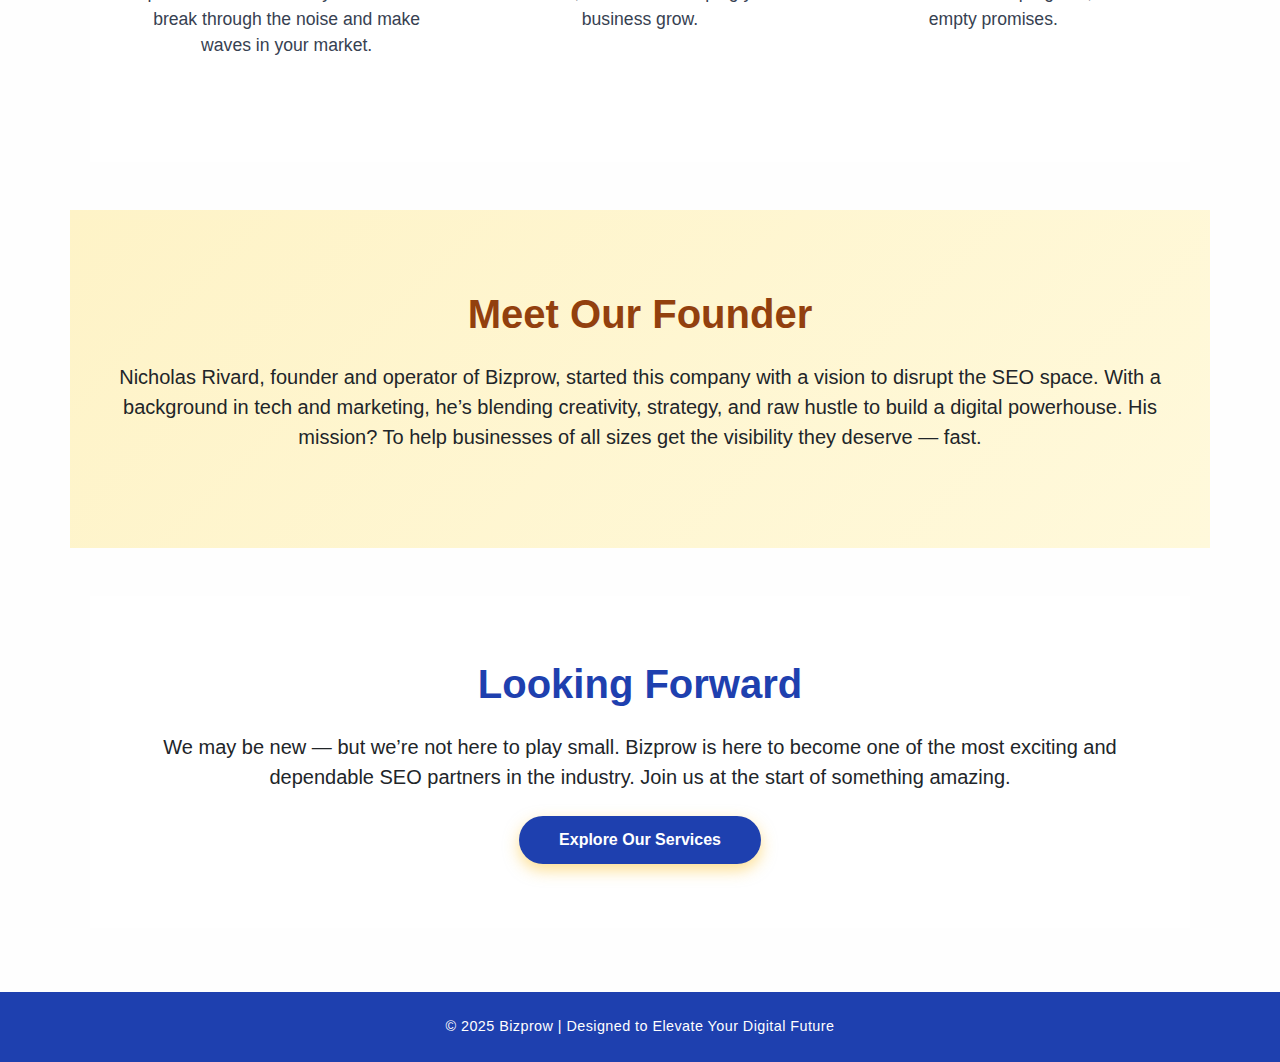
<file: v7/about.html>
<!DOCTYPE html>
<html lang="en">
<head>
  <meta charset="UTF-8" />
  <meta name="viewport" content="width=device-width, initial-scale=1" />
  <title>About Bizprow</title>
  <link href="https://cdn.jsdelivr.net/npm/bootstrap@5.3.0/dist/css/bootstrap.min.css" rel="stylesheet" />
  <link rel="stylesheet" href="style.css" />
</head>
<body>
  <nav class="d-flex align-items-center justify-content-between">
    <a href="index.html" class="navbar-brand">Bizprow</a>
    <ul class="nav">
      <li class="nav-item"><a href="index.html" class="nav-link">Home</a></li>
      <li class="nav-item"><a href="about.html" class="nav-link active">About</a></li>
      <li class="nav-item"><a href="services.html" class="nav-link">Services</a></li>
      <li class="nav-item"><a href="bundles.html" class="nav-link">SEO Bundles</a></li>
      <li class="nav-item"><a href="blog.html" class="nav-link">Blog</a></li>
      <li class="nav-item"><a href="contact.html" class="nav-link">Contact</a></li>
    </ul>
  </nav>

  <section class="hero">
    <h1>About Bizprow</h1>
    <p>Where creative energy meets modern SEO. Discover the story behind our mission.</p>
  </section>

  <section class="features container my-5">
    <h2>Who We Are</h2>
    <p class="lead text-center mb-5">Bizprow is a future-forward SEO company founded by Nicholas Rivard in 2025. We're brand new, hungry for impact, and built from the ground up to challenge the norms of digital marketing. While others are playing catch-up, we’re setting the pace.</p>

    <div class="row row-cols-1 row-cols-md-2 g-4">
      <div class="col">
        <div class="feature-item p-4 text-center">
          <div class="feature-icon">🧠</div>
          <h3 class="feature-title">Fresh Thinking</h3>
          <p class="feature-desc">As newcomers, we bring a clean slate and a bold attitude. We question outdated methods and rebuild with smarter, leaner strategies that reflect how search engines and users actually behave today.</p>
        </div>
      </div>
      <div class="col">
        <div class="feature-item p-4 text-center">
          <div class="feature-icon">📣</div>
          <h3 class="feature-title">Your Voice, Amplified</h3>
          <p class="feature-desc">We don’t believe in cookie-cutter campaigns. Every business has a story, and Bizprow exists to make sure it’s heard loud and clear in the digital space. We amplify your voice with clarity and purpose.</p>
        </div>
      </div>
    </div>
  </section>

  <section class="features container my-5">
    <h2>Our Core Values</h2>
    <div class="row row-cols-1 row-cols-md-3 g-4 mt-3">
      <div class="col">
        <div class="feature-item p-4 text-center">
          <div class="feature-icon">🚀</div>
          <h3 class="feature-title">Ambition</h3>
          <p class="feature-desc">We aim high — not just for ourselves, but for every client we partner with. We want your brand to break through the noise and make waves in your market.</p>
        </div>
      </div>
      <div class="col">
        <div class="feature-item p-4 text-center">
          <div class="feature-icon">🤝</div>
          <h3 class="feature-title">Transparency</h3>
          <p class="feature-desc">No confusing reports or fluff. You’ll know exactly what we’re doing, why it matters, and how it’s helping your business grow.</p>
        </div>
      </div>
      <div class="col">
        <div class="feature-item p-4 text-center">
          <div class="feature-icon">🎯</div>
          <h3 class="feature-title">Focus</h3>
          <p class="feature-desc">We’re selective with our clients and focused on results. Our goal is to deliver measurable progress, not empty promises.</p>
        </div>
      </div>
    </div>
  </section>

  <section class="packages container my-5">
    <h2 class="text-center mb-4">Meet Our Founder</h2>
    <p class="lead text-center">Nicholas Rivard, founder and operator of Bizprow, started this company with a vision to disrupt the SEO space. With a background in tech and marketing, he’s blending creativity, strategy, and raw hustle to build a digital powerhouse. His mission? To help businesses of all sizes get the visibility they deserve — fast.</p>
  </section>

  <section class="features container my-5">
    <h2 class="text-center mb-4">Looking Forward</h2>
    <p class="lead text-center">We may be new — but we’re not here to play small. Bizprow is here to become one of the most exciting and dependable SEO partners in the industry. Join us at the start of something amazing.</p>
    <div class="text-center mt-4">
      <a href="services.html" class="btn btn-primary btn-hero">Explore Our Services</a>
    </div>
  </section>

  <footer>
    &copy; 2025 Bizprow | Designed to Elevate Your Digital Future
  </footer>

  <script src="https://cdn.jsdelivr.net/npm/bootstrap@5.3.0/dist/js/bootstrap.bundle.min.js"></script>
</body>
</html>
</file>
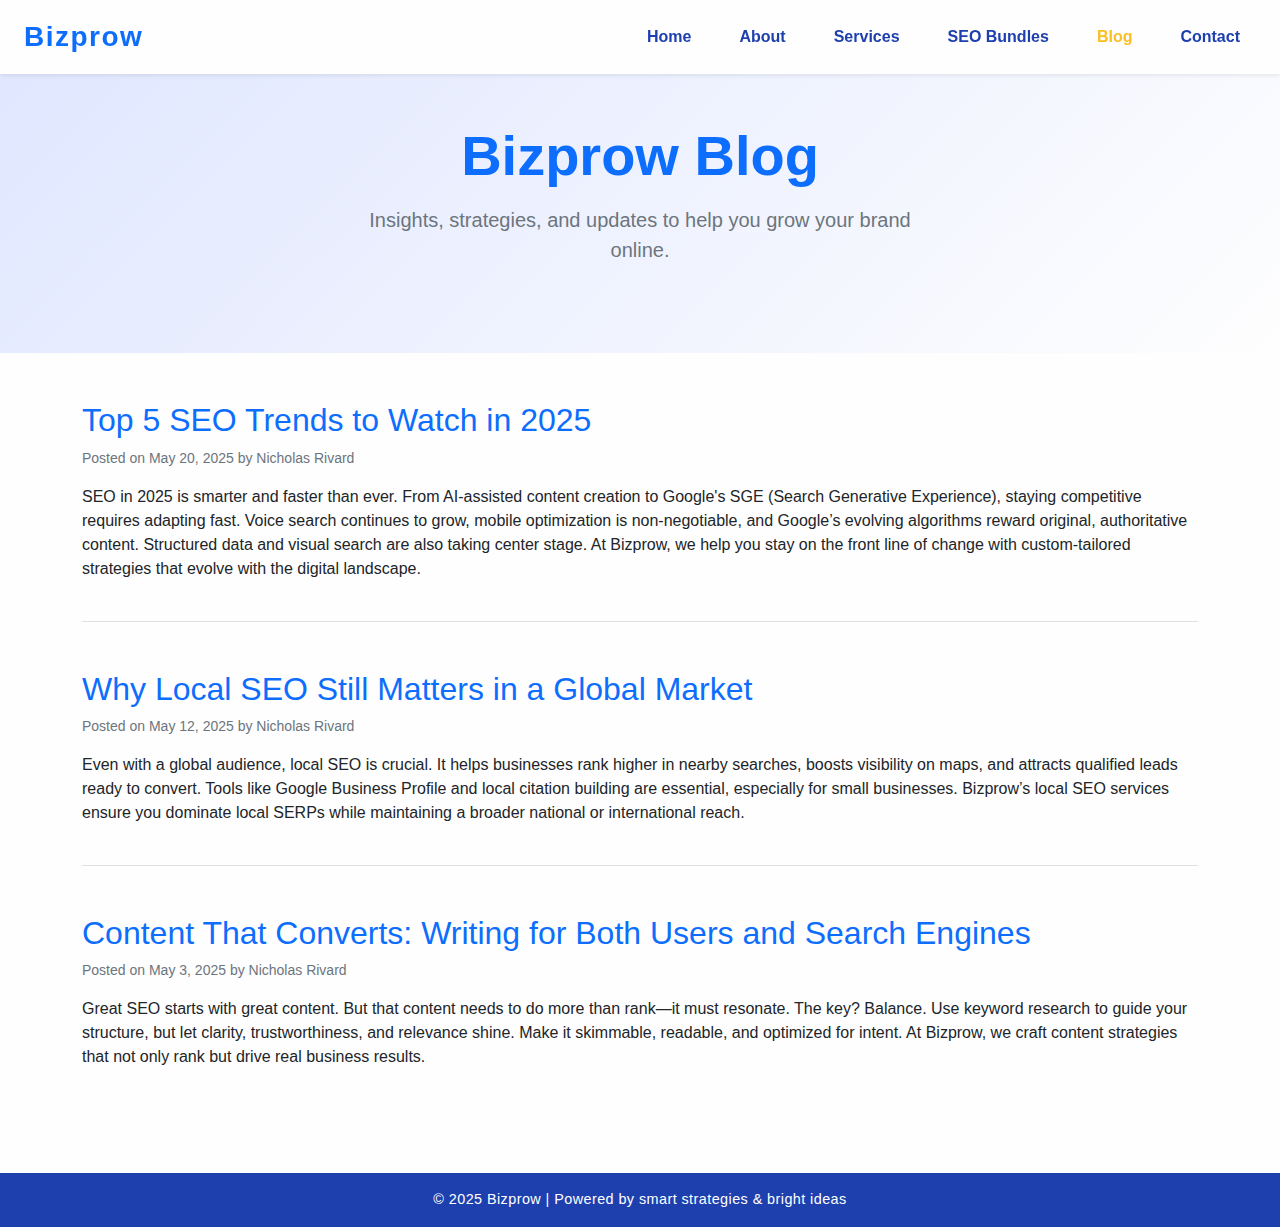
<file: v7/blog.html>
<!DOCTYPE html>
<html lang="en">
<head>
  <meta charset="UTF-8" />
  <meta name="viewport" content="width=device-width, initial-scale=1" />
  <title>Bizprow Blog | SEO Tips & Insights</title>
  <link href="https://cdn.jsdelivr.net/npm/bootstrap@5.3.0/dist/css/bootstrap.min.css" rel="stylesheet" />
  <link rel="stylesheet" href="style.css" />
</head>
<body>
  <nav class="d-flex align-items-center justify-content-between px-4 py-3 shadow-sm">
    <a href="index.html" class="navbar-brand fs-3 fw-bold text-primary">Bizprow</a>
    <ul class="nav">
      <li class="nav-item"><a href="index.html" class="nav-link">Home</a></li>
      <li class="nav-item"><a href="about.html" class="nav-link">About</a></li>
      <li class="nav-item"><a href="services.html" class="nav-link">Services</a></li>
      <li class="nav-item"><a href="bundles.html" class="nav-link">SEO Bundles</a></li>
      <li class="nav-item"><a href="blog.html" class="nav-link active">Blog</a></li>
      <li class="nav-item"><a href="contact.html" class="nav-link">Contact</a></li>
    </ul>
  </nav>

  <section class="hero text-center py-5" style="background: linear-gradient(135deg, #e0e7ff, #fefefe);">
    <h1 class="display-4 fw-bold text-primary">Bizprow Blog</h1>
    <p class="lead text-secondary">Insights, strategies, and updates to help you grow your brand online.</p>
  </section>

  <section class="container my-5">
    <article class="mb-5 pb-4 border-bottom">
      <h2 class="text-primary">Top 5 SEO Trends to Watch in 2025</h2>
      <p class="text-secondary small">Posted on May 20, 2025 by Nicholas Rivard</p>
      <p>SEO in 2025 is smarter and faster than ever. From AI-assisted content creation to Google's SGE (Search Generative Experience), staying competitive requires adapting fast. Voice search continues to grow, mobile optimization is non-negotiable, and Google’s evolving algorithms reward original, authoritative content. Structured data and visual search are also taking center stage. At Bizprow, we help you stay on the front line of change with custom-tailored strategies that evolve with the digital landscape.</p>
    </article>

    <article class="mb-5 pb-4 border-bottom">
      <h2 class="text-primary">Why Local SEO Still Matters in a Global Market</h2>
      <p class="text-secondary small">Posted on May 12, 2025 by Nicholas Rivard</p>
      <p>Even with a global audience, local SEO is crucial. It helps businesses rank higher in nearby searches, boosts visibility on maps, and attracts qualified leads ready to convert. Tools like Google Business Profile and local citation building are essential, especially for small businesses. Bizprow’s local SEO services ensure you dominate local SERPs while maintaining a broader national or international reach.</p>
    </article>

    <article class="mb-5 pb-4">
      <h2 class="text-primary">Content That Converts: Writing for Both Users and Search Engines</h2>
      <p class="text-secondary small">Posted on May 3, 2025 by Nicholas Rivard</p>
      <p>Great SEO starts with great content. But that content needs to do more than rank—it must resonate. The key? Balance. Use keyword research to guide your structure, but let clarity, trustworthiness, and relevance shine. Make it skimmable, readable, and optimized for intent. At Bizprow, we craft content strategies that not only rank but drive real business results.</p>
    </article>
  </section>

  <footer class="text-center text-white py-3" style="background-color: #1e40af;">
    &copy; 2025 Bizprow | Powered by smart strategies & bright ideas
  </footer>

  <script src="https://cdn.jsdelivr.net/npm/bootstrap@5.3.0/dist/js/bootstrap.bundle.min.js"></script>
</body>
</html>
</file>
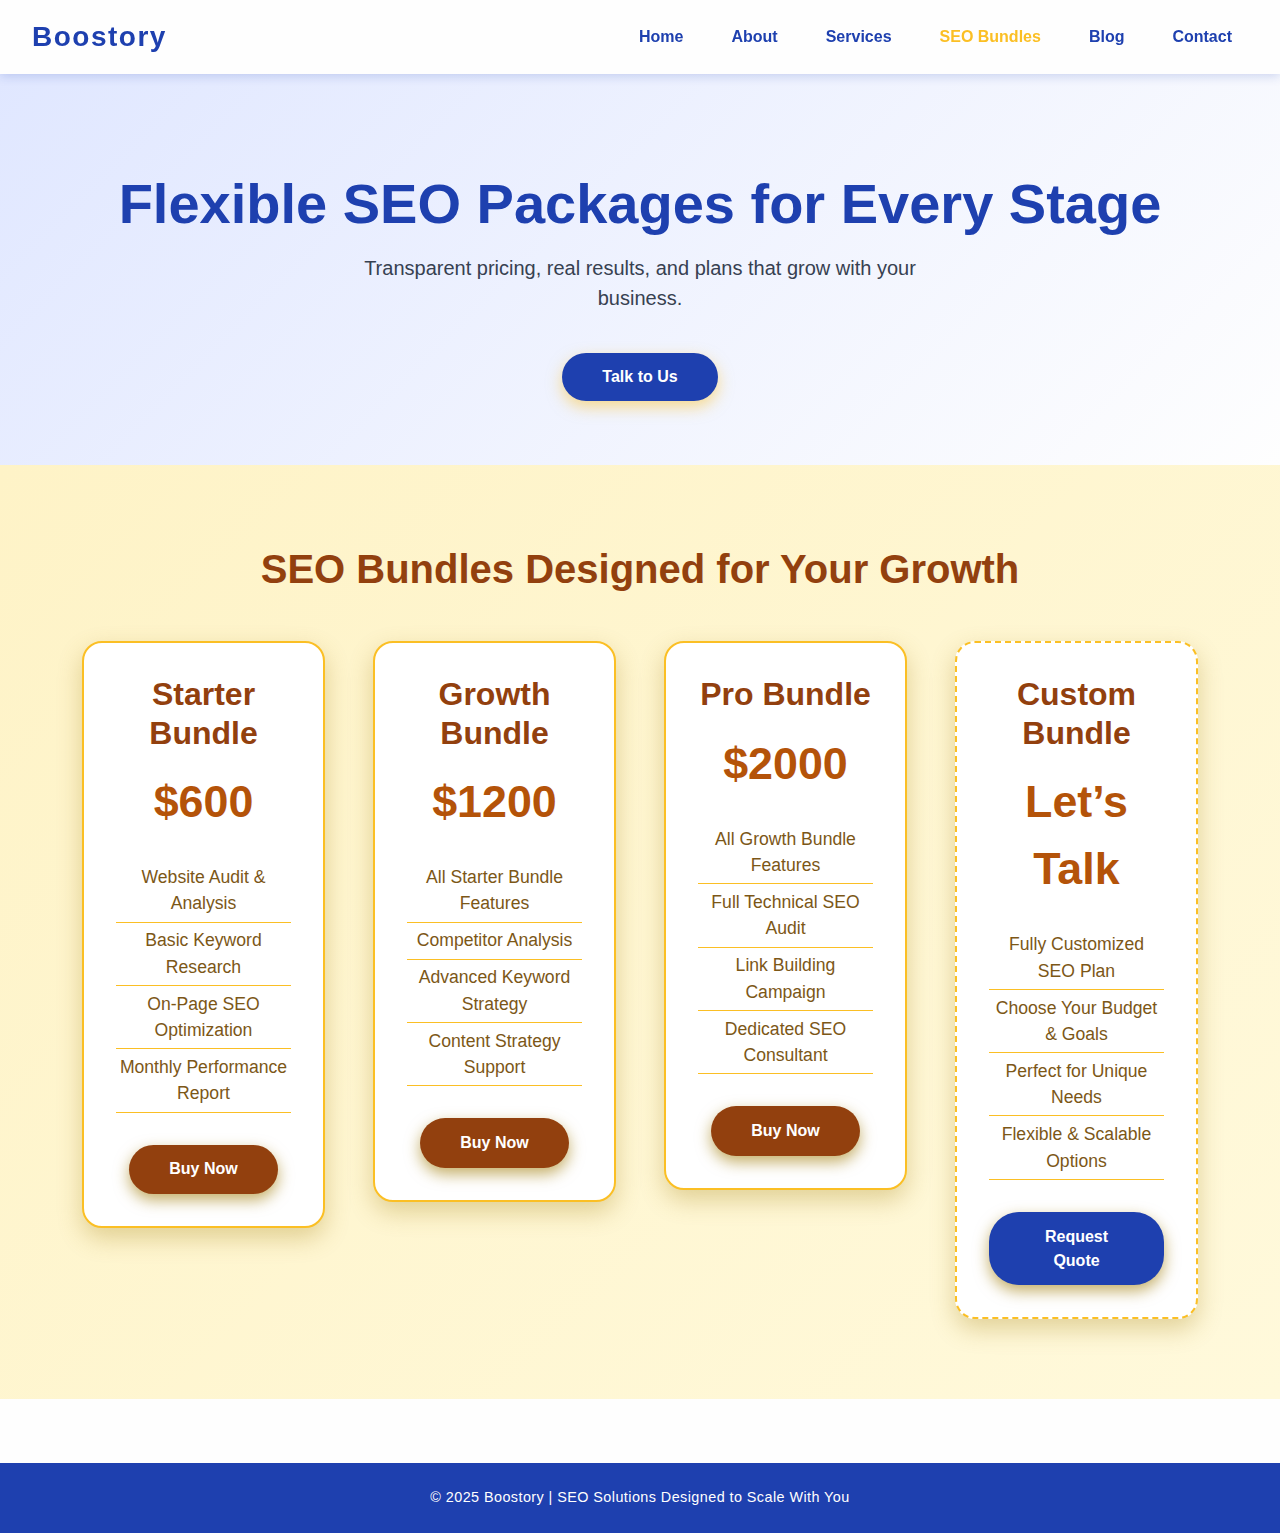
<file: v7/bundles.html>
<!DOCTYPE html>
<html lang="en">
<head>
  <meta charset="UTF-8" />
  <meta name="viewport" content="width=device-width, initial-scale=1" />
  <title>Boostory | SEO Bundles</title>
  <link href="https://cdn.jsdelivr.net/npm/bootstrap@5.3.0/dist/css/bootstrap.min.css" rel="stylesheet" />
  <link rel="stylesheet" href="style.css" />
</head>
<body>
  <!-- Navbar -->
  <nav class="d-flex align-items-center justify-content-between">
    <a href="index.html" class="navbar-brand">Boostory</a>
    <ul class="nav">
      <li class="nav-item"><a href="index.html" class="nav-link">Home</a></li>
      <li class="nav-item"><a href="about.html" class="nav-link">About</a></li>
      <li class="nav-item"><a href="services.html" class="nav-link">Services</a></li>
      <li class="nav-item"><a href="bundles.html" class="nav-link active">SEO Bundles</a></li>
      <li class="nav-item"><a href="blog.html" class="nav-link">Blog</a></li>
      <li class="nav-item"><a href="contact.html" class="nav-link">Contact</a></li>
    </ul>
  </nav>

  <!-- Hero -->
  <section class="hero">
    <h1>Flexible SEO Packages for Every Stage</h1>
    <p>Transparent pricing, real results, and plans that grow with your business.</p>
    <a href="contact.html" class="btn btn-primary btn-hero">Talk to Us</a>
  </section>

  <!-- Bundles -->
  <section class="packages">
    <h2>SEO Bundles Designed for Your Growth</h2>
    <div class="container">
      <div class="row row-cols-1 row-cols-md-4 g-5">
        <!-- Starter Bundle -->
        <div class="col">
          <div class="package-card text-center">
            <h3 class="package-title">Starter Bundle</h3>
            <p class="package-price">$600</p>
            <ul class="package-list">
              <li>Website Audit & Analysis</li>
              <li>Basic Keyword Research</li>
              <li>On-Page SEO Optimization</li>
              <li>Monthly Performance Report</li>
            </ul>
            <button class="btn btn-buy">Buy Now</button>
          </div>
        </div>

        <!-- Growth Bundle -->
        <div class="col">
          <div class="package-card text-center">
            <h3 class="package-title">Growth Bundle</h3>
            <p class="package-price">$1200</p>
            <ul class="package-list">
              <li>All Starter Bundle Features</li>
              <li>Competitor Analysis</li>
              <li>Advanced Keyword Strategy</li>
              <li>Content Strategy Support</li>
            </ul>
            <button class="btn btn-buy">Buy Now</button>
          </div>
        </div>

        <!-- Pro Bundle -->
        <div class="col">
          <div class="package-card text-center">
            <h3 class="package-title">Pro Bundle</h3>
            <p class="package-price">$2000</p>
            <ul class="package-list">
              <li>All Growth Bundle Features</li>
              <li>Full Technical SEO Audit</li>
              <li>Link Building Campaign</li>
              <li>Dedicated SEO Consultant</li>
            </ul>
            <button class="btn btn-buy">Buy Now</button>
          </div>
        </div>

        <!-- Custom Bundle -->
        <div class="col">
          <div class="package-card text-center" style="border: 2px dashed #fbbf24;">
            <h3 class="package-title">Custom Bundle</h3>
            <p class="package-price">Let’s Talk</p>
            <ul class="package-list">
              <li>Fully Customized SEO Plan</li>
              <li>Choose Your Budget & Goals</li>
              <li>Perfect for Unique Needs</li>
              <li>Flexible & Scalable Options</li>
            </ul>
            <a href="contact.html" class="btn btn-buy" style="background-color: #1e40af;">Request Quote</a>
          </div>
        </div>
      </div>
    </div>
  </section>

  <!-- Footer -->
  <footer>
    &copy; 2025 Boostory | SEO Solutions Designed to Scale With You
  </footer>

  <script src="https://cdn.jsdelivr.net/npm/bootstrap@5.3.0/dist/js/bootstrap.bundle.min.js"></script>
</body>
</html>
</file>
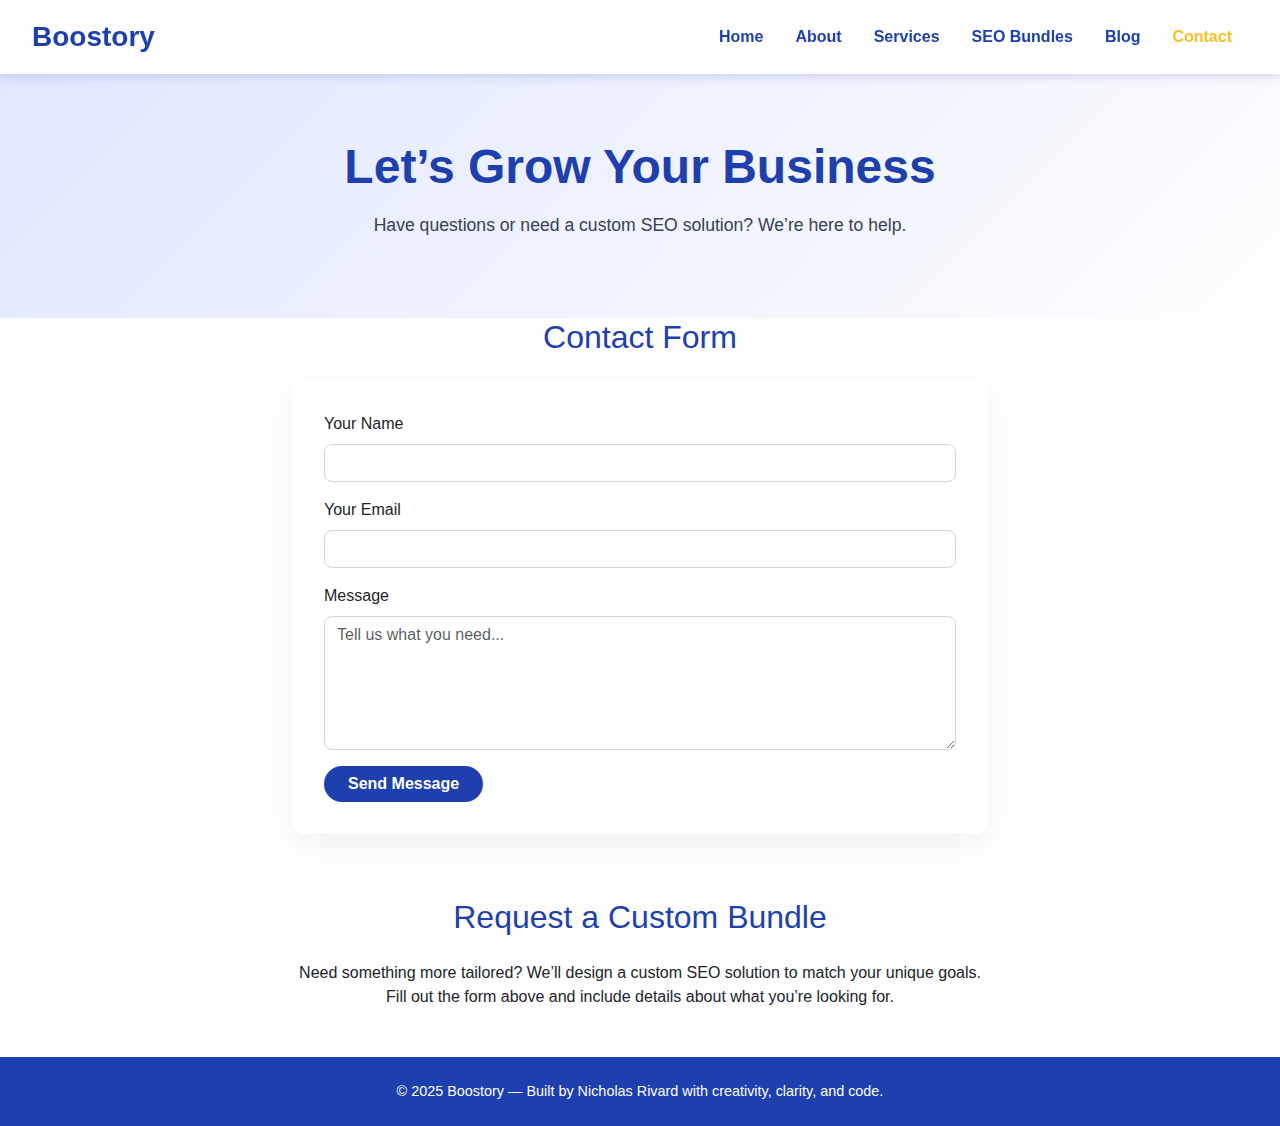
<file: v7/contact.html>
<!DOCTYPE html>
<html lang="en">
<head>
  <meta charset="UTF-8" />
  <meta name="viewport" content="width=device-width, initial-scale=1" />
  <title>Boostory | Contact Us</title>
  <link href="https://cdn.jsdelivr.net/npm/bootstrap@5.3.0/dist/css/bootstrap.min.css" rel="stylesheet" />
  <style>
    html {
      scroll-behavior: smooth;
    }
    body {
      background: #fefefe;
      font-family: 'Segoe UI', Tahoma, Geneva, Verdana, sans-serif;
      color: #212529;
    }
    .brand-primary { color: #1e40af; }
    .brand-accent { color: #fbbf24; }
    .bg-accent { background: #fbbf24; }
    .btn-primary {
      background-color: #1e40af;
      border: none;
      transition: background-color 0.3s ease;
    }
    .btn-primary:hover {
      background-color: #3b82f6;
    }
    nav {
      background: #fefefe;
      box-shadow: 0 2px 10px rgb(30 64 175 / 0.2);
      padding: 1rem 2rem;
      position: sticky;
      top: 0;
      z-index: 1030;
    }
    .navbar-brand {
      font-weight: 700;
      font-size: 1.75rem;
      color: #1e40af;
    }
    .nav-link {
      font-weight: 600;
      color: #1e40af;
      transition: color 0.3s ease;
    }
    .nav-link:hover, .nav-link.active {
      color: #fbbf24;
    }
    .hero {
      background: linear-gradient(135deg, #e0e7ff 0%, #fefefe 100%);
      padding: 4rem 2rem;
      text-align: center;
    }
    .hero h1 {
      font-weight: 800;
      font-size: 3rem;
      color: #1e40af;
      margin-bottom: 1rem;
    }
    .hero p {
      font-size: 1.1rem;
      color: #374151;
    }
    form {
      background: #fff;
      padding: 2rem;
      border-radius: 12px;
      box-shadow: 0 10px 30px rgba(0,0,0,0.05);
      margin-bottom: 4rem;
    }
    form .form-control {
      border-radius: 8px;
      box-shadow: none;
      border-color: #d1d5db;
    }
    form .btn {
      border-radius: 30px;
      font-weight: bold;
    }
    footer {
      background: #1e40af;
      color: #fefefe;
      text-align: center;
      padding: 1.5rem 2rem;
      font-size: 0.9rem;
      margin-top: 3rem;
    }
  </style>
</head>
<body>
  <nav class="d-flex align-items-center justify-content-between">
    <a href="index.html" class="navbar-brand">Boostory</a>
    <ul class="nav">
      <li class="nav-item"><a href="index.html" class="nav-link">Home</a></li>
      <li class="nav-item"><a href="about.html" class="nav-link">About</a></li>
      <li class="nav-item"><a href="services.html" class="nav-link">Services</a></li>
      <li class="nav-item"><a href="bundles.html" class="nav-link">SEO Bundles</a></li>
      <li class="nav-item"><a href="blog.html" class="nav-link">Blog</a></li>
      <li class="nav-item"><a href="contact.html" class="nav-link active">Contact</a></li>
    </ul>
  </nav>

  <section class="hero">
    <h1>Let’s Grow Your Business</h1>
    <p>Have questions or need a custom SEO solution? We’re here to help.</p>
  </section>

  <section class="container" style="max-width: 720px;">
    <h2 class="mb-4 text-center brand-primary">Contact Form</h2>
    <form action="https://formspree.io/f/your-form-id" method="POST" onsubmit="redirectThankYou(event)">
      <div class="mb-3">
        <label for="name" class="form-label">Your Name</label>
        <input type="text" name="name" id="name" class="form-control" required />
      </div>
      <div class="mb-3">
        <label for="email" class="form-label">Your Email</label>
        <input type="email" name="email" id="email" class="form-control" required />
      </div>
      <div class="mb-3">
        <label for="message" class="form-label">Message</label>
        <textarea name="message" id="message" rows="5" class="form-control" placeholder="Tell us what you need..." required></textarea>
      </div>
      <button type="submit" class="btn btn-primary px-4">Send Message</button>
    </form>
  </section>

  <section id="custom-request" class="container mt-5 mb-5" style="max-width: 720px;">
    <h2 class="text-center brand-primary mb-4">Request a Custom Bundle</h2>
    <p class="text-center mb-4">Need something more tailored? We’ll design a custom SEO solution to match your unique goals. Fill out the form above and include details about what you’re looking for.</p>
  </section>

  <footer>
    &copy; 2025 Boostory — Built by Nicholas Rivard with creativity, clarity, and code.
  </footer>

  <script>
    function redirectThankYou(event) {
      event.preventDefault();
      const form = event.target;

      // Simulate a short delay then redirect
      setTimeout(() => {
        window.location.href = 'thank-you.html';
      }, 1000);

      form.submit();
    }
  </script>
</body>
</html>
</file>
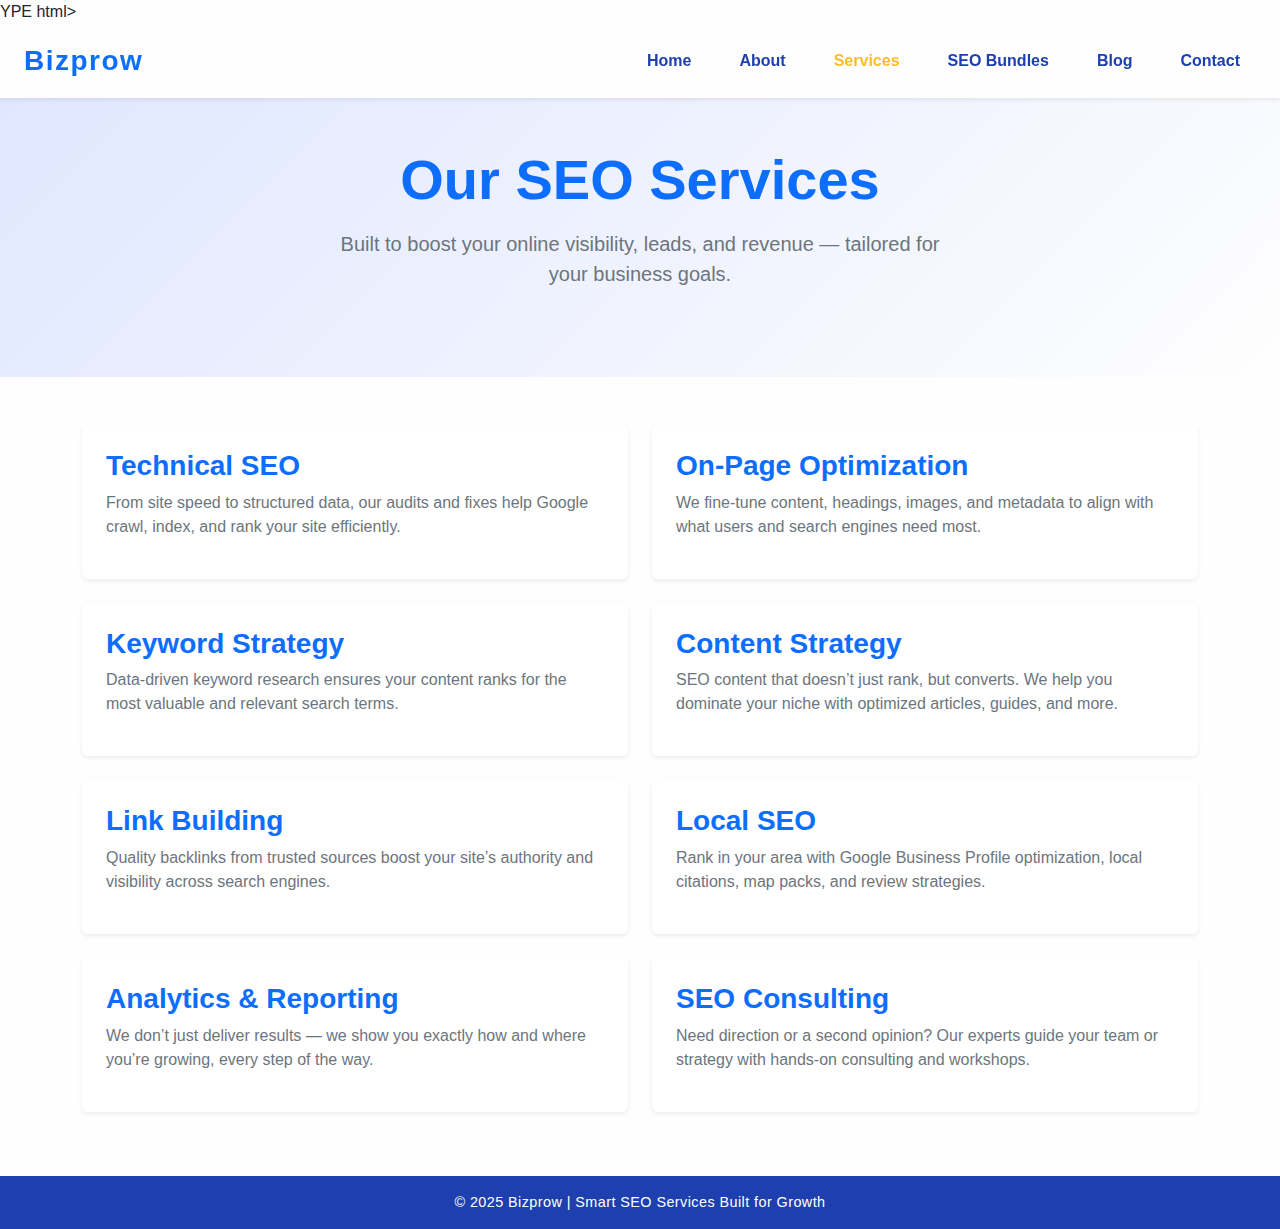
<file: v7/services.html>
YPE html>
<html lang="en">
<head>
  <meta charset="UTF-8" />
  <meta name="viewport" content="width=device-width, initial-scale=1" />
  <title>Bizprow | SEO Services</title>
  <link href="https://cdn.jsdelivr.net/npm/bootstrap@5.3.0/dist/css/bootstrap.min.css" rel="stylesheet" />
  <link rel="stylesheet" href="style.css" />
</head>
<body>
  <nav class="d-flex align-items-center justify-content-between px-4 py-3 shadow-sm">
    <a href="index.html" class="navbar-brand fs-3 fw-bold text-primary">Bizprow</a>
    <ul class="nav">
      <li class="nav-item"><a href="index.html" class="nav-link">Home</a></li>
      <li class="nav-item"><a href="about.html" class="nav-link">About</a></li>
      <li class="nav-item"><a href="services.html" class="nav-link active">Services</a></li>
      <li class="nav-item"><a href="bundles.html" class="nav-link">SEO Bundles</a></li>
      <li class="nav-item"><a href="blog.html" class="nav-link">Blog</a></li>
      <li class="nav-item"><a href="contact.html" class="nav-link">Contact</a></li>
    </ul>
  </nav>

  <section class="hero text-center py-5" style="background: linear-gradient(135deg, #e0e7ff, #fefefe);">
    <h1 class="display-4 fw-bold text-primary">Our SEO Services</h1>
    <p class="lead text-secondary">Built to boost your online visibility, leads, and revenue — tailored for your business goals.</p>
  </section>

  <section class="container my-5">
    <div class="row row-cols-1 row-cols-md-2 g-4">
      <div class="col">
        <div class="p-4 shadow-sm rounded bg-white h-100">
          <h3 class="text-primary fw-bold">Technical SEO</h3>
          <p class="text-secondary">From site speed to structured data, our audits and fixes help Google crawl, index, and rank your site efficiently.</p>
        </div>
      </div>
      <div class="col">
        <div class="p-4 shadow-sm rounded bg-white h-100">
          <h3 class="text-primary fw-bold">On-Page Optimization</h3>
          <p class="text-secondary">We fine-tune content, headings, images, and metadata to align with what users and search engines need most.</p>
        </div>
      </div>
      <div class="col">
        <div class="p-4 shadow-sm rounded bg-white h-100">
          <h3 class="text-primary fw-bold">Keyword Strategy</h3>
          <p class="text-secondary">Data-driven keyword research ensures your content ranks for the most valuable and relevant search terms.</p>
        </div>
      </div>
      <div class="col">
        <div class="p-4 shadow-sm rounded bg-white h-100">
          <h3 class="text-primary fw-bold">Content Strategy</h3>
          <p class="text-secondary">SEO content that doesn’t just rank, but converts. We help you dominate your niche with optimized articles, guides, and more.</p>
        </div>
      </div>
      <div class="col">
        <div class="p-4 shadow-sm rounded bg-white h-100">
          <h3 class="text-primary fw-bold">Link Building</h3>
          <p class="text-secondary">Quality backlinks from trusted sources boost your site’s authority and visibility across search engines.</p>
        </div>
      </div>
      <div class="col">
        <div class="p-4 shadow-sm rounded bg-white h-100">
          <h3 class="text-primary fw-bold">Local SEO</h3>
          <p class="text-secondary">Rank in your area with Google Business Profile optimization, local citations, map packs, and review strategies.</p>
        </div>
      </div>
      <div class="col">
        <div class="p-4 shadow-sm rounded bg-white h-100">
          <h3 class="text-primary fw-bold">Analytics & Reporting</h3>
          <p class="text-secondary">We don’t just deliver results — we show you exactly how and where you’re growing, every step of the way.</p>
        </div>
      </div>
      <div class="col">
        <div class="p-4 shadow-sm rounded bg-white h-100">
          <h3 class="text-primary fw-bold">SEO Consulting</h3>
          <p class="text-secondary">Need direction or a second opinion? Our experts guide your team or strategy with hands-on consulting and workshops.</p>
        </div>
      </div>
    </div>
  </section>

  <footer class="text-center text-white py-3" style="background-color: #1e40af;">
    &copy; 2025 Bizprow | Smart SEO Services Built for Growth
  </footer>

  <script src="https://cdn.jsdelivr.net/npm/bootstrap@5.3.0/dist/js/bootstrap.bundle.min.js"></script>
</body>
</html>
</file>
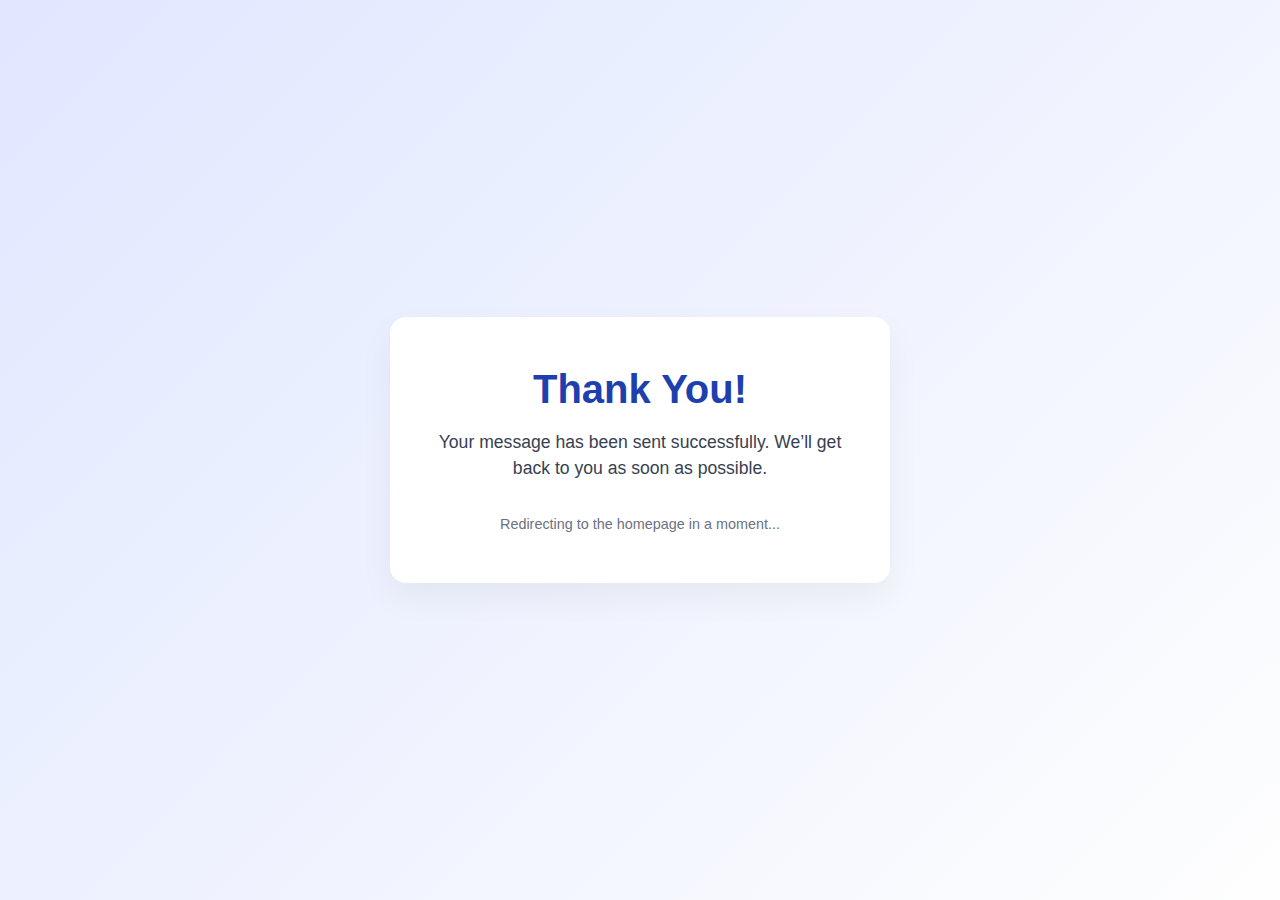
<file: v7/thank you.html>
<!DOCTYPE html>
<html lang="en">
<head>
  <meta charset="UTF-8" />
  <meta name="viewport" content="width=device-width, initial-scale=1" />
  <title>Thank You | Boostory</title>
  <link href="https://cdn.jsdelivr.net/npm/bootstrap@5.3.0/dist/css/bootstrap.min.css" rel="stylesheet" />
  <style>
    body {
      background: linear-gradient(135deg, #e0e7ff 0%, #fefefe 100%);
      font-family: 'Segoe UI', Tahoma, Geneva, Verdana, sans-serif;
      color: #1e40af;
      display: flex;
      align-items: center;
      justify-content: center;
      height: 100vh;
      margin: 0;
      text-align: center;
    }
    .message-box {
      background: white;
      padding: 3rem 2rem;
      border-radius: 16px;
      box-shadow: 0 15px 35px rgba(0, 0, 0, 0.05);
      max-width: 500px;
      animation: fadeIn 1s ease-in-out;
    }
    h1 {
      font-size: 2.5rem;
      font-weight: 800;
      color: #1e40af;
    }
    p {
      font-size: 1.1rem;
      margin-top: 1rem;
      color: #374151;
    }
    .redirecting {
      margin-top: 2rem;
      font-size: 0.9rem;
      color: #6b7280;
    }
    @keyframes fadeIn {
      from { opacity: 0; transform: translateY(20px); }
      to { opacity: 1; transform: translateY(0); }
    }
  </style>
</head>
<body>
  <div class="message-box">
    <h1>Thank You!</h1>
    <p>Your message has been sent successfully. We’ll get back to you as soon as possible.</p>
    <div class="redirecting">Redirecting to the homepage in a moment...</div>
  </div>

  <script>
    setTimeout(() => {
      window.location.href = "index.html";
    }, 4000); // 4-second delay
  </script>
</body>
</html>
</file>
<file: style.css>
/* General Styles */
body {
  background: #fefefe;
  font-family: 'Segoe UI', Tahoma, Geneva, Verdana, sans-serif;
  color: #212529;
  margin: 0;
  padding: 0;
}

/* Links */
a {
  text-decoration: none;
  color: #1e40af;
  transition: color 0.3s ease;
}
a:hover {
  color: #fbbf24;
}

/* Navbar */
nav {
  background: #fefefe;
  box-shadow: 0 2px 10px rgb(30 64 175 / 0.2);
  padding: 1rem 2rem;
  position: sticky;
  top: 0;
  z-index: 1030;
  display: flex;
  align-items: center;
  justify-content: space-between;
}

.navbar-brand {
  font-weight: 700;
  font-size: 1.75rem;
  letter-spacing: 1.5px;
  color: #1e40af;
}

.nav-link {
  font-weight: 600;
  color: #1e40af;
  margin-left: 1rem;
  cursor: pointer;
}
.nav-link.active,
.nav-link:hover {
  color: #fbbf24;
}

/* Hero Section */
.hero {
  background: linear-gradient(135deg, #e0e7ff 0%, #fefefe 100%);
  padding: 6rem 2rem 4rem;
  text-align: center;
  position: relative;
  overflow: hidden;
}

.hero h1 {
  font-weight: 800;
  font-size: 3.5rem;
  margin-bottom: 1rem;
  color: #1e40af;
  animation: fadeInDown 1s ease forwards;
}

.hero p {
  font-size: 1.25rem;
  max-width: 600px;
  margin: 0 auto 2.5rem;
  color: #374151;
  animation: fadeInUp 1.2s ease forwards;
}

.btn-primary {
  background-color: #1e40af;
  border: none;
  padding: 0.75rem 2.5rem;
  font-weight: 700;
  border-radius: 50px;
  color: white;
  box-shadow: 0 6px 15px rgb(251 191 36 / 0.5);
  transition: background-color 0.3s ease;
  animation: pulse 2.5s infinite ease-in-out;
}

.btn-primary:hover {
  background-color: #3b82f6;
  box-shadow: 0 10px 25px rgb(251 191 36 / 0.8);
}

/* Features Section */
.features {
  padding: 4rem 2rem;
  background: #fff;
  max-width: 1100px;
  margin: 0 auto;
}

.features h2 {
  font-weight: 700;
  font-size: 2.5rem;
  color: #1e40af;
  text-align: center;
  margin-bottom: 3rem;
}

.feature-item {
  text-align: center;
  padding: 1.5rem 1rem;
  transition: transform 0.3s ease;
  border-radius: 12px;
  cursor: default;
}

.feature-item:hover {
  transform: translateY(-10px);
}

.feature-icon {
  font-size: 3.5rem;
  color: #fbbf24;
  margin-bottom: 1rem;
}

.feature-title {
  font-size: 1.5rem;
  font-weight: 700;
  margin-bottom: 0.5rem;
  color: #1e40af;
}

.feature-desc {
  color: #374151;
  font-size: 1.1rem;
  line-height: 1.5;
}

/* Packages Section */
.packages {
  background: linear-gradient(135deg, #fef3c7 0%, #fff9db 100%);
  padding: 5rem 2rem;
}

.packages h2 {
  font-weight: 700;
  font-size: 2.5rem;
  color: #92400e;
  text-align: center;
  margin-bottom: 3rem;
}

.package-card {
  border-radius: 20px;
  padding: 2rem;
  box-shadow: 0 10px 25px rgb(156 120 0 / 0.3);
  background: #fff;
  transition: transform 0.3s ease;
  border: 2px solid #fbbf24;
  cursor: pointer;
}

.package-card:hover {
  transform: translateY(-15px);
  box-shadow: 0 15px 35px rgb(156 120 0 / 0.5);
}

.package-title {
  font-weight: 800;
  font-size: 2rem;
  color: #92400e;
  margin-bottom: 1rem;
}

.package-price {
  font-weight: 900;
  font-size: 2.8rem;
  color: #b45309;
  margin-bottom: 1.5rem;
}

.package-list {
  list-style: none;
  padding-left: 0;
  margin-bottom: 2rem;
  color: #7c5717;
}

.package-list li {
  font-size: 1.1rem;
  padding: 0.3rem 0;
  border-bottom: 1px solid #fbbf24;
}

/* Buy Button */
.btn-buy {
  background-color: #92400e;
  border: none;
  color: #fff;
  padding: 0.8rem 2.5rem;
  font-weight: 700;
  border-radius: 30px;
  box-shadow: 0 6px 15px rgb(156 120 0 / 0.6);
  transition: background-color 0.3s ease;
  cursor: pointer;
}

.btn-buy:hover {
  background-color: #b45309;
  box-shadow: 0 8px 20px rgb(180 83 9 / 0.8);
}

/* Footer */
footer {
  background: #1e40af;
  color: #fefefe;
  text-align: center;
  padding: 1.5rem 2rem;
  font-size: 0.9rem;
  letter-spacing: 0.03em;
  margin-top: 4rem;
}

/* Animations */
@keyframes fadeInDown {
  0% {opacity: 0; transform: translateY(-40px);}
  100% {opacity: 1; transform: translateY(0);}
}
@keyframes fadeInUp {
  0% {opacity: 0; transform: translateY(40px);}
  100% {opacity: 1; transform: translateY(0);}
}
@keyframes pulse {
  0%, 100% {box-shadow: 0 6px 15px rgb(251 191 36 / 0.5);}
  50% {box-shadow: 0 10px 25px rgb(251 191 36 / 0.8);}
}

/* Feature List on About page */
.feature-list {
  list-style: none;
  padding-left: 0;
  max-width: 600px;
  margin: 0 auto 2rem;
  color: #374151;
}

.feature-list li {
  font-size: 1.15rem;
  margin-bottom: 1rem;
  padding-left: 2.2em;
  position: relative;
  line-height: 1.4;
  cursor: default;
}

.feature-list li::before {
  content: "⚡";
  position: absolute;
  left: 0;
  top: 0;
  font-size: 1.5rem;
  color: #fbbf24;
}

/* Responsive tweaks */
@media (max-width: 768px) {
  .hero h1 {
    font-size: 2.5rem;
  }
  .features h2, .packages h2 {
    font-size: 2rem;
  }
  .package-price {
    font-size: 2rem;
  }
}
</file>
<file: v7/style.css>
/* General Styles */
body {
  background: #fefefe;
  font-family: 'Segoe UI', Tahoma, Geneva, Verdana, sans-serif;
  color: #212529;
  margin: 0;
  padding: 0;
}

/* Links */
a {
  text-decoration: none;
  color: #1e40af;
  transition: color 0.3s ease;
}
a:hover {
  color: #fbbf24;
}

/* Navbar */
nav {
  background: #fefefe;
  box-shadow: 0 2px 10px rgb(30 64 175 / 0.2);
  padding: 1rem 2rem;
  position: sticky;
  top: 0;
  z-index: 1030;
  display: flex;
  align-items: center;
  justify-content: space-between;
}

.navbar-brand {
  font-weight: 700;
  font-size: 1.75rem;
  letter-spacing: 1.5px;
  color: #1e40af;
}

.nav-link {
  font-weight: 600;
  color: #1e40af;
  margin-left: 1rem;
  cursor: pointer;
}
.nav-link.active,
.nav-link:hover {
  color: #fbbf24;
}

/* Hero Section */
.hero {
  background: linear-gradient(135deg, #e0e7ff 0%, #fefefe 100%);
  padding: 6rem 2rem 4rem;
  text-align: center;
  position: relative;
  overflow: hidden;
}

.hero h1 {
  font-weight: 800;
  font-size: 3.5rem;
  margin-bottom: 1rem;
  color: #1e40af;
  animation: fadeInDown 1s ease forwards;
}

.hero p {
  font-size: 1.25rem;
  max-width: 600px;
  margin: 0 auto 2.5rem;
  color: #374151;
  animation: fadeInUp 1.2s ease forwards;
}

.btn-primary {
  background-color: #1e40af;
  border: none;
  padding: 0.75rem 2.5rem;
  font-weight: 700;
  border-radius: 50px;
  color: white;
  box-shadow: 0 6px 15px rgb(251 191 36 / 0.5);
  transition: background-color 0.3s ease;
  animation: pulse 2.5s infinite ease-in-out;
}

.btn-primary:hover {
  background-color: #3b82f6;
  box-shadow: 0 10px 25px rgb(251 191 36 / 0.8);
}

/* Features Section */
.features {
  padding: 4rem 2rem;
  background: #fff;
  max-width: 1100px;
  margin: 0 auto;
}

.features h2 {
  font-weight: 700;
  font-size: 2.5rem;
  color: #1e40af;
  text-align: center;
  margin-bottom: 3rem;
}

.feature-item {
  text-align: center;
  padding: 1.5rem 1rem;
  transition: transform 0.3s ease;
  border-radius: 12px;
  cursor: default;
}

.feature-item:hover {
  transform: translateY(-10px);
}

.feature-icon {
  font-size: 3.5rem;
  color: #fbbf24;
  margin-bottom: 1rem;
}

.feature-title {
  font-size: 1.5rem;
  font-weight: 700;
  margin-bottom: 0.5rem;
  color: #1e40af;
}

.feature-desc {
  color: #374151;
  font-size: 1.1rem;
  line-height: 1.5;
}

/* Packages Section */
.packages {
  background: linear-gradient(135deg, #fef3c7 0%, #fff9db 100%);
  padding: 5rem 2rem;
}

.packages h2 {
  font-weight: 700;
  font-size: 2.5rem;
  color: #92400e;
  text-align: center;
  margin-bottom: 3rem;
}

.package-card {
  border-radius: 20px;
  padding: 2rem;
  box-shadow: 0 10px 25px rgb(156 120 0 / 0.3);
  background: #fff;
  transition: transform 0.3s ease;
  border: 2px solid #fbbf24;
  cursor: pointer;
}

.package-card:hover {
  transform: translateY(-15px);
  box-shadow: 0 15px 35px rgb(156 120 0 / 0.5);
}

.package-title {
  font-weight: 800;
  font-size: 2rem;
  color: #92400e;
  margin-bottom: 1rem;
}

.package-price {
  font-weight: 900;
  font-size: 2.8rem;
  color: #b45309;
  margin-bottom: 1.5rem;
}

.package-list {
  list-style: none;
  padding-left: 0;
  margin-bottom: 2rem;
  color: #7c5717;
}

.package-list li {
  font-size: 1.1rem;
  padding: 0.3rem 0;
  border-bottom: 1px solid #fbbf24;
}

/* Buy Button */
.btn-buy {
  background-color: #92400e;
  border: none;
  color: #fff;
  padding: 0.8rem 2.5rem;
  font-weight: 700;
  border-radius: 30px;
  box-shadow: 0 6px 15px rgb(156 120 0 / 0.6);
  transition: background-color 0.3s ease;
  cursor: pointer;
}

.btn-buy:hover {
  background-color: #b45309;
  box-shadow: 0 8px 20px rgb(180 83 9 / 0.8);
}

/* Footer */
footer {
  background: #1e40af;
  color: #fefefe;
  text-align: center;
  padding: 1.5rem 2rem;
  font-size: 0.9rem;
  letter-spacing: 0.03em;
  margin-top: 4rem;
}

/* Animations */
@keyframes fadeInDown {
  0% {opacity: 0; transform: translateY(-40px);}
  100% {opacity: 1; transform: translateY(0);}
}
@keyframes fadeInUp {
  0% {opacity: 0; transform: translateY(40px);}
  100% {opacity: 1; transform: translateY(0);}
}
@keyframes pulse {
  0%, 100% {box-shadow: 0 6px 15px rgb(251 191 36 / 0.5);}
  50% {box-shadow: 0 10px 25px rgb(251 191 36 / 0.8);}
}

/* Feature List on About page */
.feature-list {
  list-style: none;
  padding-left: 0;
  max-width: 600px;
  margin: 0 auto 2rem;
  color: #374151;
}

.feature-list li {
  font-size: 1.15rem;
  margin-bottom: 1rem;
  padding-left: 2.2em;
  position: relative;
  line-height: 1.4;
  cursor: default;
}

.feature-list li::before {
  content: "⚡";
  position: absolute;
  left: 0;
  top: 0;
  font-size: 1.5rem;
  color: #fbbf24;
}

/* Responsive tweaks */
@media (max-width: 768px) {
  .hero h1 {
    font-size: 2.5rem;
  }
  .features h2, .packages h2 {
    font-size: 2rem;
  }
  .package-price {
    font-size: 2rem;
  }
}
</file>
